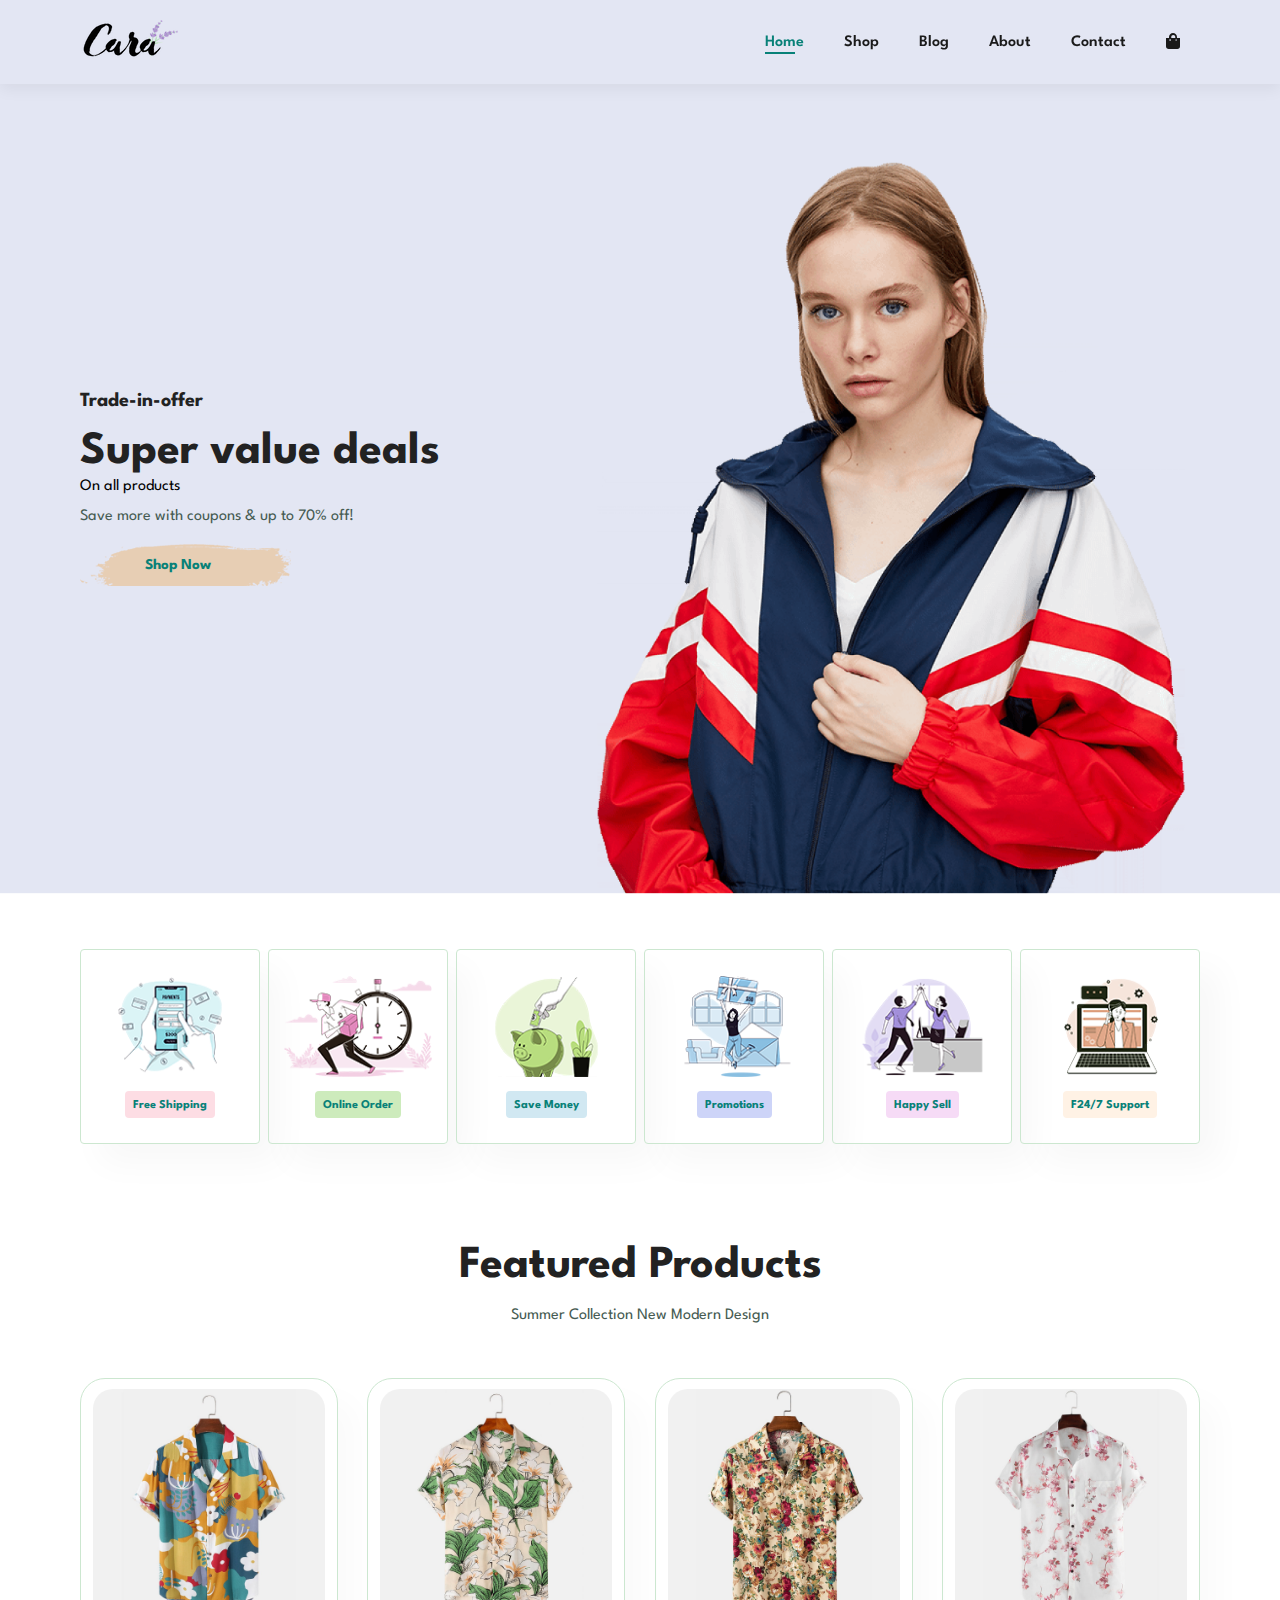
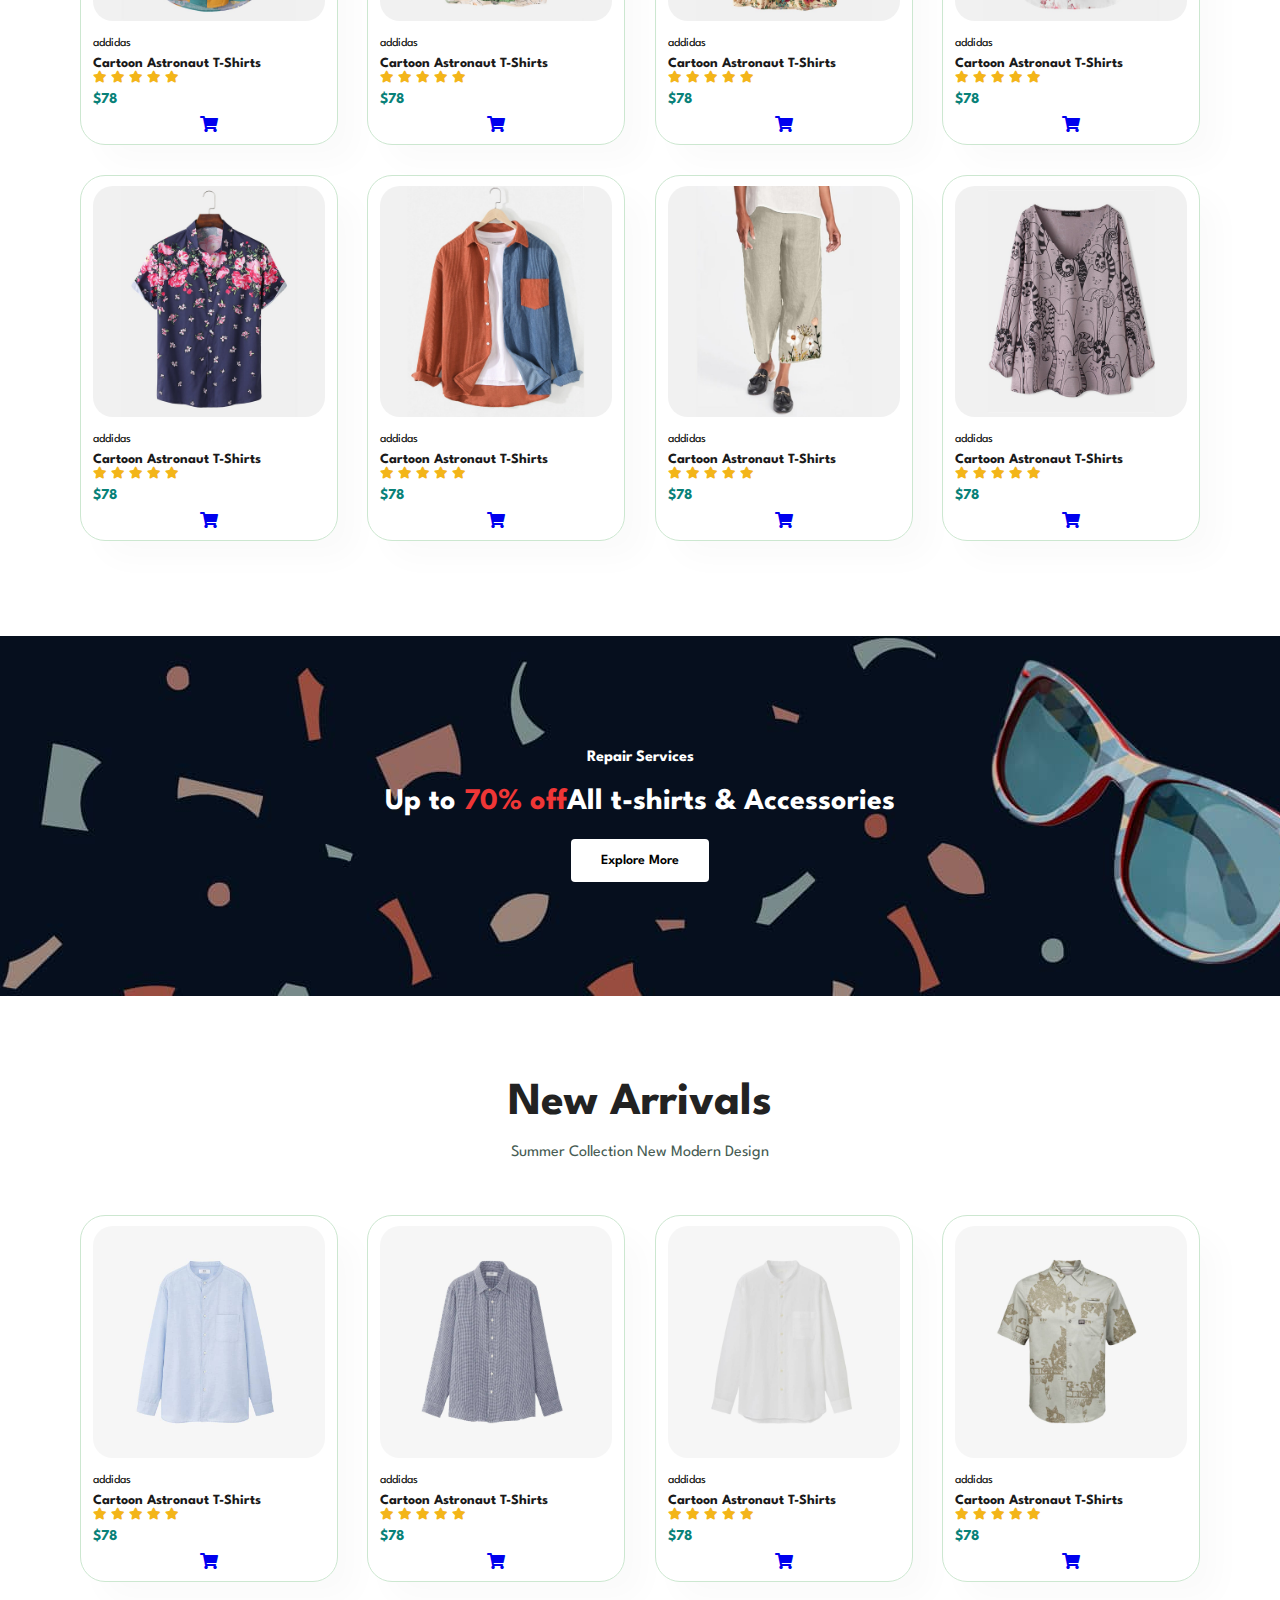
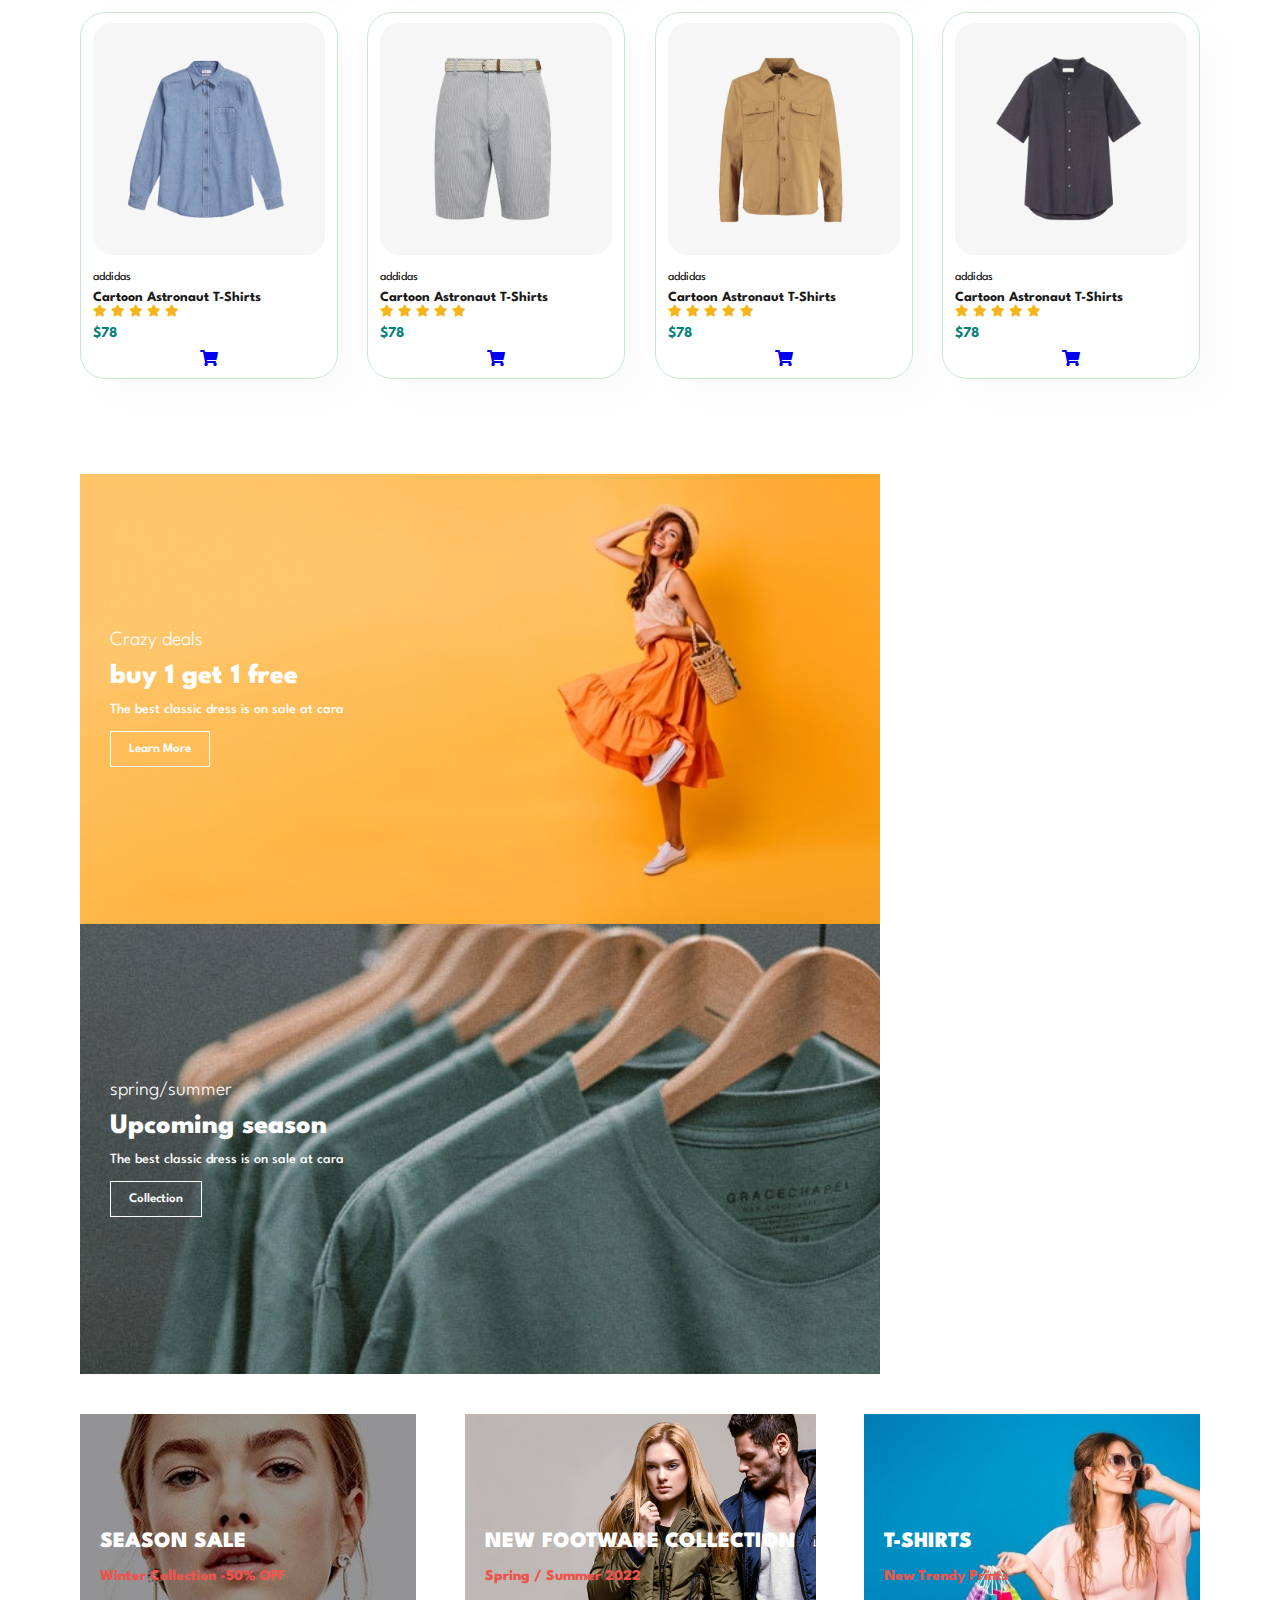
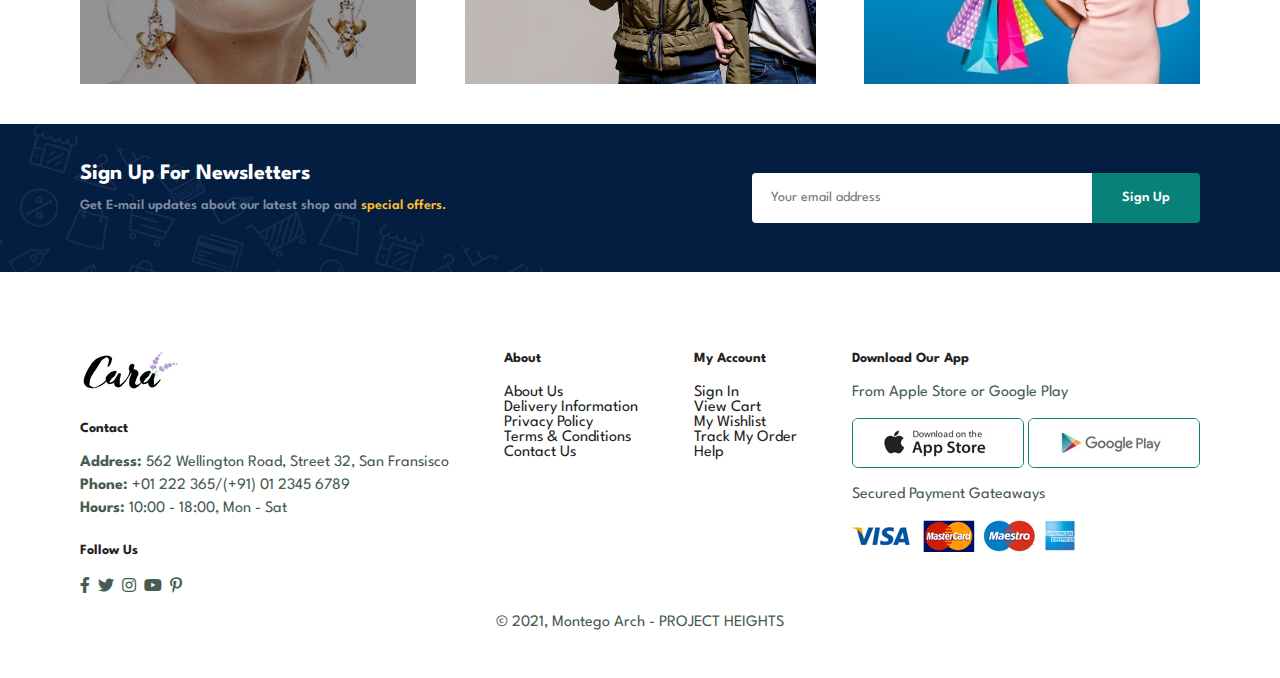
<file: index.html>
<!DOCTYPE html>
<html lang="en">

<head>
    <meta charset="UTF-8">
    <meta http-equiv="X-UA-Compatible" content="IE=edge">
    <meta name="viewport" content="width=device-width, initial-scale=1.0">
    <title>Cass Shop</title>
    <link rel="stylesheet" href="https://use.fontawesome.com/releases/v5.15.4/css/all.css" />
    <link rel="stylesheet" href="style.css">
</head>

<body>

    <section id="header">
        <a href="#"><img src="img/logo.png" class="logo" alt=""></a>

        <div>
            <ul id="navbar">
                <li><a class="active" href="index.html">Home</a></li>
                <li><a href="shop.html">Shop</a></li>
                <li><a href="blog.html">Blog</a></li>
                <li><a href="about.html">About</a></li>
                <li><a href="contact.html">Contact</a></li>
                <li id="lg-bag"><a href="cart.html"><i class="fa fa-shopping-bag" aria-hidden="true"></i></a></li>
                <a href="#" id="close"><i class="fa fa-times" aria-hidden="true"></i></a>
            </ul>
        </div>
        <div id="mobile">
            <a href="cart.html"><i class="fa fa-shopping-bag" aria-hidden="true"></i></a>
            <i id="bar" class="fa fa-outdent" aria-hidden="true"></i>
        </div>
    </section>


    <section id="hero">
        <h4>Trade-in-offer</h4>
        <h2>Super value deals</h2>
        <hi>On all products</hi>
        <p>Save more with coupons & up to 70% off! </p>
        <button>Shop Now</button>
    </section>
  
    <section id="feature" class="section-p1">
        <div class="fe-box">
            <img src="img/features/f1.png" alt="">
            <h6>Free Shipping</h6>
        </div>
        <div class="fe-box">
            <img src="img/features/f2.png" alt="">
            <h6>Online Order</h6>
        </div>
        <div class="fe-box">
            <img src="img/features/f3.png" alt="">
            <h6>Save Money</h6>
        </div>
        <div class="fe-box">
            <img src="img/features/f4.png" alt="">
            <h6>Promotions</h6>
        </div>
        <div class="fe-box">
            <img src="img/features/f5.png" alt="">
            <h6>Happy Sell</h6>
        </div>
        <div class="fe-box">
            <img src="img/features/f6.png" alt="">
            <h6>F24/7 Support</h6>
        </div>
    </section>

    <section id="product1" class="section-p1">
        <h2>Featured Products</h2>
        <p>Summer Collection New Modern Design</p>
        <div class="pro-container">
            <div class="pro">
                <img src="img/products/f1.jpg" alt="">
                <div class="des">
                    <span>addidas</span>
                    <h5>Cartoon Astronaut T-Shirts</h5>
                    <div class ="star">
                        <i class="fas fa-star"></i>
                        <i class="fas fa-star"></i>
                        <i class="fas fa-star"></i>
                        <i class="fas fa-star"></i>
                        <i class="fas fa-star"></i>
                    </div>
                    <h4>$78</h4>
                </div>
                <a href="#"><i class="fa fa-shopping-cart" aria-hidden="true"></i></a>
            </div>
            <div class="pro">
                <img src="img/products/f2.jpg" alt="">
                <div class="des">
                    <span>addidas</span>
                    <h5>Cartoon Astronaut T-Shirts</h5>
                    <div class ="star">
                        <i class="fas fa-star"></i>
                        <i class="fas fa-star"></i>
                        <i class="fas fa-star"></i>
                        <i class="fas fa-star"></i>
                        <i class="fas fa-star"></i>
                    </div>
                    <h4>$78</h4>
                </div>
                <a href="#"><i class="fa fa-shopping-cart" aria-hidden="true"></i></a>
            </div>
            <div class="pro">
                <img src="img/products/f3.jpg" alt="">
                <div class="des">
                    <span>addidas</span>
                    <h5>Cartoon Astronaut T-Shirts</h5>
                    <div class ="star">
                        <i class="fas fa-star"></i>
                        <i class="fas fa-star"></i>
                        <i class="fas fa-star"></i>
                        <i class="fas fa-star"></i>
                        <i class="fas fa-star"></i>
                    </div>
                    <h4>$78</h4>
                </div>
                <a href="#"><i class="fa fa-shopping-cart" aria-hidden="true"></i></a>
            </div>
            <div class="pro">
                <img src="img/products/f4.jpg" alt="">
                <div class="des">
                    <span>addidas</span>
                    <h5>Cartoon Astronaut T-Shirts</h5>
                    <div class ="star">
                        <i class="fas fa-star"></i>
                        <i class="fas fa-star"></i>
                        <i class="fas fa-star"></i>
                        <i class="fas fa-star"></i>
                        <i class="fas fa-star"></i>
                    </div>
                    <h4>$78</h4>
                </div>
                <a href="#"><i class="fa fa-shopping-cart" aria-hidden="true"></i></a>
            </div>
            <div class="pro">
                <img src="img/products/f5.jpg" alt="">
                <div class="des">
                    <span>addidas</span>
                    <h5>Cartoon Astronaut T-Shirts</h5>
                    <div class ="star">
                        <i class="fas fa-star"></i>
                        <i class="fas fa-star"></i>
                        <i class="fas fa-star"></i>
                        <i class="fas fa-star"></i>
                        <i class="fas fa-star"></i>
                    </div>
                    <h4>$78</h4>
                </div>
                <a href="#"><i class="fa fa-shopping-cart" aria-hidden="true"></i></a>
            </div>
            <div class="pro">
                <img src="img/products/f6.jpg" alt="">
                <div class="des">
                    <span>addidas</span>
                    <h5>Cartoon Astronaut T-Shirts</h5>
                    <div class ="star">
                        <i class="fas fa-star"></i>
                        <i class="fas fa-star"></i>
                        <i class="fas fa-star"></i>
                        <i class="fas fa-star"></i>
                        <i class="fas fa-star"></i>
                    </div>
                    <h4>$78</h4>
                </div>
                <a href="#"><i class="fa fa-shopping-cart" aria-hidden="true"></i></a>
            </div>
            <div class="pro">
                <img src="img/products/f7.jpg" alt="">
                <div class="des">
                    <span>addidas</span>
                    <h5>Cartoon Astronaut T-Shirts</h5>
                    <div class ="star">
                        <i class="fas fa-star"></i>
                        <i class="fas fa-star"></i>
                        <i class="fas fa-star"></i>
                        <i class="fas fa-star"></i>
                        <i class="fas fa-star"></i>
                    </div>
                    <h4>$78</h4>
                </div>
                <a href="#"><i class="fa fa-shopping-cart" aria-hidden="true"></i></a>
            </div>
            <div class="pro">
                <img src="img/products/f8.jpg" alt="">
                <div class="des">
                    <span>addidas</span>
                    <h5>Cartoon Astronaut T-Shirts</h5>
                    <div class ="star">
                        <i class="fas fa-star"></i>
                        <i class="fas fa-star"></i>
                        <i class="fas fa-star"></i>
                        <i class="fas fa-star"></i>
                        <i class="fas fa-star"></i>
                    </div>
                    <h4>$78</h4>
                </div>
                <a href="#"><i class="fa fa-shopping-cart" aria-hidden="true"></i></a>
            </div>
        </div>
    </section>

    <section id="banner" class="section-m1">
        <h4>Repair Services</h4>
        <h2>Up to <span>70% off</span>All t-shirts & Accessories</h2>
        <button class="normal">Explore More</button>

    </section>

    <section id="product1" class="section-p1">
        <h2>New Arrivals</h2>
        <p>Summer Collection New Modern Design</p>
        <div class="pro-container">
            <div class="pro">
                <img src="img/products/n1.jpg" alt="">
                <div class="des">
                    <span>addidas</span>
                    <h5>Cartoon Astronaut T-Shirts</h5>
                    <div class ="star">
                        <i class="fas fa-star"></i>
                        <i class="fas fa-star"></i>
                        <i class="fas fa-star"></i>
                        <i class="fas fa-star"></i>
                        <i class="fas fa-star"></i>
                    </div>
                    <h4>$78</h4>
                </div>
                <a href="#"><i class="fa fa-shopping-cart" aria-hidden="false" ></i></a>
            </div>
            <div class="pro">
                <img src="img/products/n2.jpg" alt="">
                <div class="des">
                    <span>addidas</span>
                    <h5>Cartoon Astronaut T-Shirts</h5>
                    <div class ="star">
                        <i class="fas fa-star"></i>
                        <i class="fas fa-star"></i>
                        <i class="fas fa-star"></i>
                        <i class="fas fa-star"></i>
                        <i class="fas fa-star"></i>
                    </div>
                    <h4>$78</h4>
                </div>
                <a href="#"><i class="fa fa-shopping-cart" aria-hidden="true"></i></a>
            </div>
            <div class="pro">
                <img src="img/products/n3.jpg" alt="">
                <div class="des">
                    <span>addidas</span>
                    <h5>Cartoon Astronaut T-Shirts</h5>
                    <div class ="star">
                        <i class="fas fa-star"></i>
                        <i class="fas fa-star"></i>
                        <i class="fas fa-star"></i>
                        <i class="fas fa-star"></i>
                        <i class="fas fa-star"></i>
                    </div>
                    <h4>$78</h4>
                </div>
                <a href="#"><i class="fa fa-shopping-cart" aria-hidden="true"></i></a>
            </div>
            <div class="pro">
                <img src="img/products/n4.jpg" alt="">
                <div class="des">
                    <span>addidas</span>
                    <h5>Cartoon Astronaut T-Shirts</h5>
                    <div class ="star">
                        <i class="fas fa-star"></i>
                        <i class="fas fa-star"></i>
                        <i class="fas fa-star"></i>
                        <i class="fas fa-star"></i>
                        <i class="fas fa-star"></i>
                    </div>
                    <h4>$78</h4>
                </div>
                <a href="#"><i class="fa fa-shopping-cart" aria-hidden="true"></i></a>
            </div>
            <div class="pro">
                <img src="img/products/n5.jpg" alt="">
                <div class="des">
                    <span>addidas</span>
                    <h5>Cartoon Astronaut T-Shirts</h5>
                    <div class ="star">
                        <i class="fas fa-star"></i>
                        <i class="fas fa-star"></i>
                        <i class="fas fa-star"></i>
                        <i class="fas fa-star"></i>
                        <i class="fas fa-star"></i>
                    </div>
                    <h4>$78</h4>
                </div>
                <a href="#"><i class="fa fa-shopping-cart" aria-hidden="true"></i></a>
            </div>
            <div class="pro">
                <img src="img/products/n6.jpg" alt="">
                <div class="des">
                    <span>addidas</span>
                    <h5>Cartoon Astronaut T-Shirts</h5>
                    <div class ="star">
                        <i class="fas fa-star"></i>
                        <i class="fas fa-star"></i>
                        <i class="fas fa-star"></i>
                        <i class="fas fa-star"></i>
                        <i class="fas fa-star"></i>
                    </div>
                    <h4>$78</h4>
                </div>
                <a href="#"><i class="fa fa-shopping-cart" aria-hidden="true"></i></a>
            </div>
            <div class="pro">
                <img src="img/products/n7.jpg" alt="">
                <div class="des">
                    <span>addidas</span>
                    <h5>Cartoon Astronaut T-Shirts</h5>
                    <div class ="star">
                        <i class="fas fa-star"></i>
                        <i class="fas fa-star"></i>
                        <i class="fas fa-star"></i>
                        <i class="fas fa-star"></i>
                        <i class="fas fa-star"></i>
                    </div>
                    <h4>$78</h4>
                </div>
                <a href="#"><i class="fa fa-shopping-cart" aria-hidden="true"></i></a>
            </div>
            <div class="pro">
                <img src="img/products/n8.jpg" alt="">
                <div class="des">
                    <span>addidas</span>
                    <h5>Cartoon Astronaut T-Shirts</h5>
                    <div class ="star">
                        <i class="fas fa-star"></i>
                        <i class="fas fa-star"></i>
                        <i class="fas fa-star"></i>
                        <i class="fas fa-star"></i>
                        <i class="fas fa-star"></i>
                    </div>
                    <h4>$78</h4>
                </div>
                <a href="#"><i class="fa fa-shopping-cart" aria-hidden="true"></i></a>
            </div>
        </div>
    </section>

    <section id="sm-banner" class="section-p1">
        <div class="banner-box">
            <h4>Crazy deals</h4>
            <h2>buy 1 get 1 free</h2>
            <span>The best classic dress is on sale at cara</span>
            <button class="white">Learn More</button>
        </div>
        <div class="banner-box banner-box2">
            <h4>spring/summer</h4>
            <h2>Upcoming season</h2>
            <span>The best classic dress is on sale at cara</span>
            <button class="white">Collection</button>
        </div>
    </section>

    <section id="banner3">
        <div class="banner-box">
            <h2>SEASON SALE</h2>
            <h3>Winter Collection -50% OFF</h3>   
        </div>
        <div class="banner-box banner-box2">
            <h2>NEW FOOTWARE COLLECTION</h2>
            <h3>Spring / Summer 2022</h3>   
        </div>
        <div class="banner-box banner-box3">
            <h2>T-SHIRTS</h2>
            <h3>New Trendy Prints</h3>   
        </div>
    </section>

    <section id="newsletter" class="section-p1 section-m1">
        <div class="newstext">
            <h4>Sign Up For Newsletters</h4>
            <p>Get E-mail updates about our latest shop and <span>special offers.</span></p>
        </div>
        <div class="form">
            <input type="text" placeholder="Your email address">
            <button class="normal">Sign Up</button>
        </div>
    </section>

    <footer class="section-p1">
        <div class="col">
            <img class="logo" src="img/logo.png" alt="">
            <h4>Contact</h4>
            <p><strong>Address:</strong> 562 Wellington Road, Street 32, San Fransisco</p>
            <p><strong>Phone:</strong> +01 222 365/(+91) 01 2345 6789</p>
            <p><strong>Hours:</strong> 10:00 - 18:00, Mon - Sat</p>
            <div class="follow">
                <h4>Follow Us</h4>
                <div class="icon">
                    <i class="fab fa-facebook-f"></i>
                    <i class="fab fa-twitter"></i>
                    <i class="fab fa-instagram"></i>
                    <i class="fab fa-youtube"></i>
                    <i class="fab fa-pinterest-p"></i>
                </div>
            </div>
        </div>

        <div class="col">
            <h4>About</h4>
            <a href="#">About Us</a>
            <a href="#">Delivery Information</a>
            <a href="#">Privacy Policy</a>
            <a href="#">Terms & Conditions</a>
            <a href="#">Contact Us</a>
        </div>

        <div class="col">
            <h4>My Account</h4>
            <a href="#">Sign In</a>
            <a href="#">View Cart</a>
            <a href="#">My Wishlist</a>
            <a href="#">Track My Order</a>
            <a href="#">Help</a>
        </div>

        <div class="col install">
            <h4>Download Our App</h4>
            <p>From Apple Store or Google Play</p>
            <div class="row">
                <img src="img/pay/app.jpg" alt="">
                <img src="img/pay/play.jpg" alt="">
            </div>
            <p>Secured Payment Gateaways </p>
            <img src="img/pay/pay.png" alt="">
        </div>

        <div class="copyright">
            <p>© 2021, Montego Arch - PROJECT HEIGHTS</p>
        </div>
    </footer>

    
    <script src="script.js"></script>
</body>

</html>
</file>
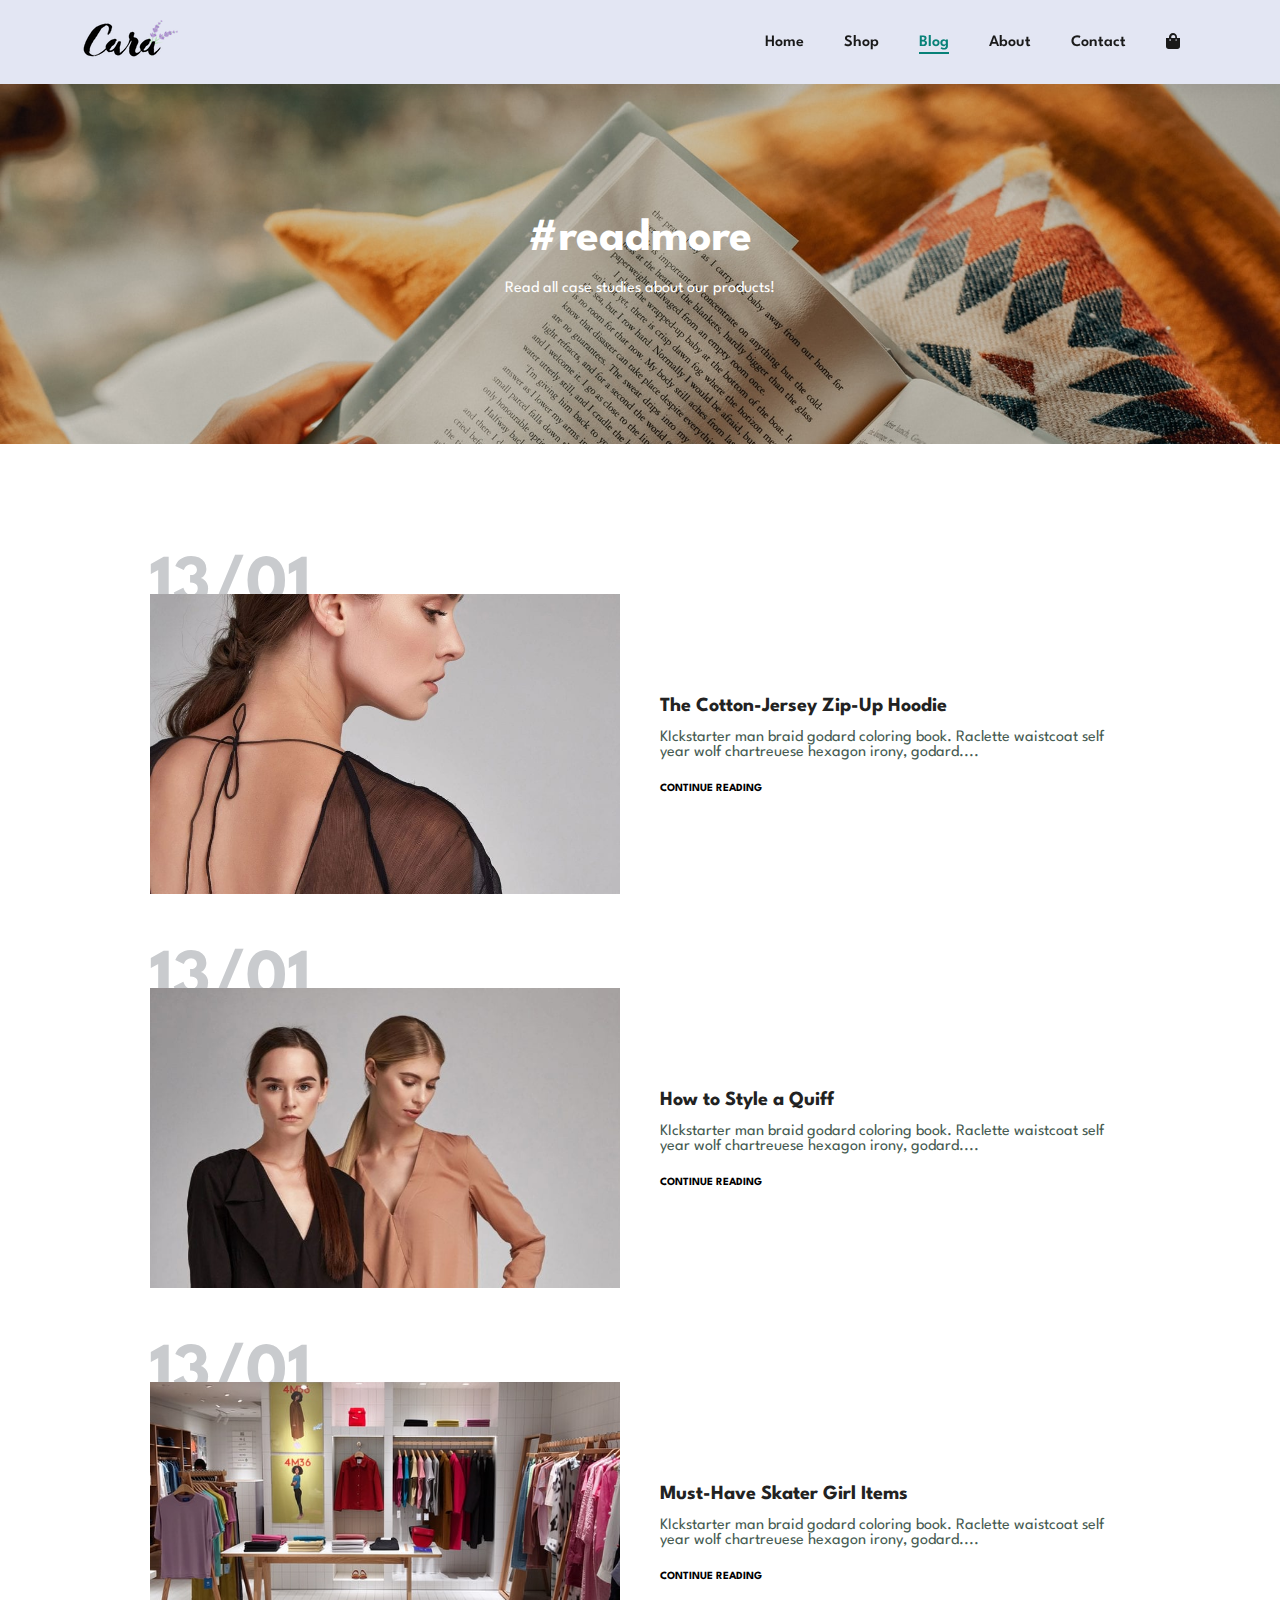
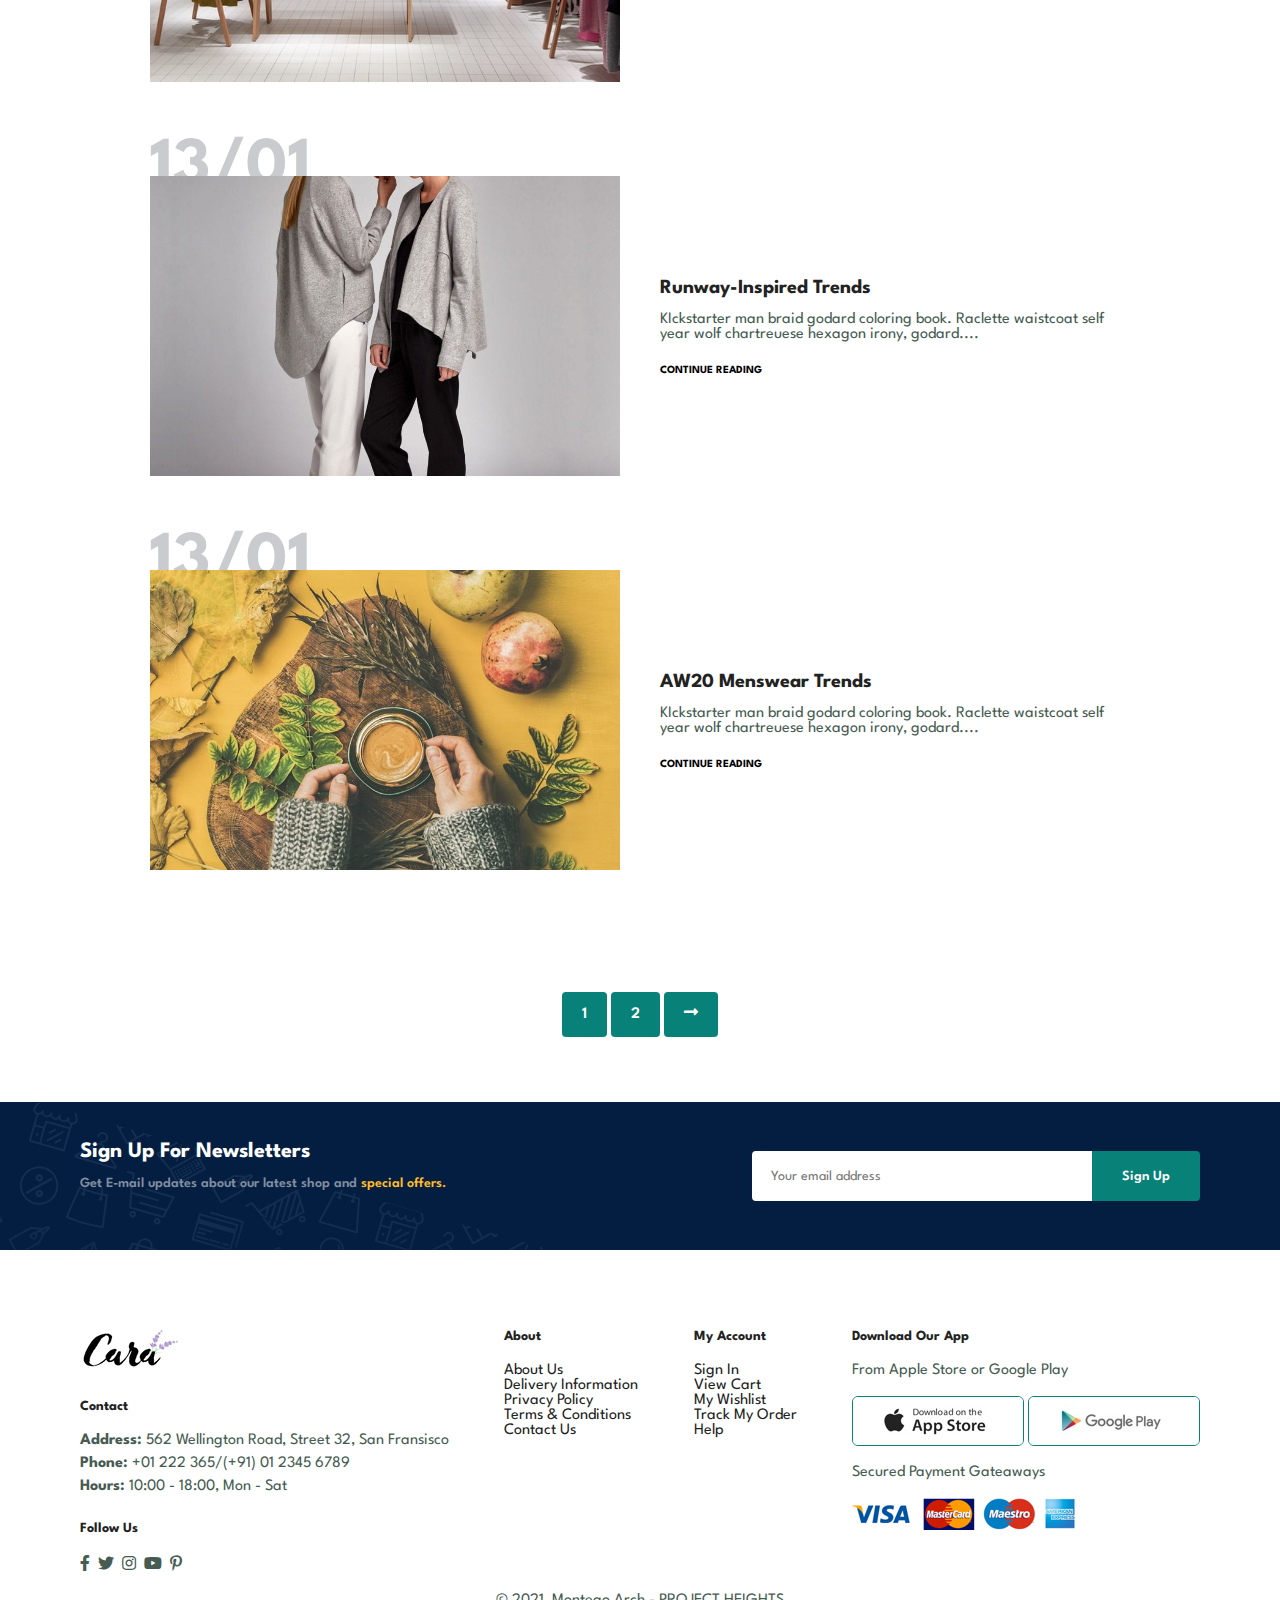
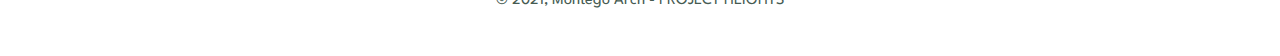
<file: blog.html>
<!DOCTYPE html>
<html lang="en">

<head>
    <meta charset="UTF-8">
    <meta http-equiv="X-UA-Compatible" content="IE=edge">
    <meta name="viewport" content="width=device-width, initial-scale=1.0">
    <title>Jin Signature</title>
    <link rel="stylesheet" href="https://use.fontawesome.com/releases/v5.15.4/css/all.css" />
    <link rel="stylesheet" href="style.css">
</head>

<body>

    <section id="header">
        <a href="#"><img src="img/logo.png" class="logo" alt=""></a>

        <div>
            <ul id="navbar">
                <li><a href="index.html">Home</a></li>
                <li><a href="shop.html">Shop</a></li>
                <li><a class="active" href="blog.html">Blog</a></li>
                <li><a href="about.html">About</a></li>
                <li><a href="contact.html">Contact</a></li>
                <li id="lg-bag"><a href="cart.html"><i class="fa fa-shopping-bag" aria-hidden="true"></i></a></li>
                <a href="#" id="close"><i class="far fa-times"></i></a>
            </ul>
        </div>
        <div id="mobile">
            <a href="cart.html"><i class="fa fa-shopping-bag" aria-hidden="true"></i></a>
            <i id="bar" class="fas fa-outdent"></i>
        </div>
    </section>


    <section id="page-header" class="blog-header">
       
        <h2>#readmore</h2>
       
        <p>Read all case studies about our products! </p>
       
    </section>

    <section id="blog">
        <div class="blog-box">
            <div class="blog-img">
                <img src="img/blog/b1.jpg" alt="">
            </div>
               <div class="blog-details">
                <h4>The Cotton-Jersey Zip-Up Hoodie</h4>
                <p>KIckstarter man braid godard coloring book. Raclette waistcoat self year
                    wolf chartreuese hexagon irony, godard....</p>
                <a href="#">CONTINUE READING</a>
            </div>
            <h1>13/01</h1>
        </div>
        <div class="blog-box">
            <div class="blog-img">
                <img src="img/blog/b2.jpg" alt="">
            </div>
               <div class="blog-details">
                <h4>How to Style a Quiff</h4>
                <p>KIckstarter man braid godard coloring book. Raclette waistcoat self year
                    wolf chartreuese hexagon irony, godard....</p>
                <a href="#">CONTINUE READING</a>
            </div>
            <h1>13/01</h1>
        </div>
        <div class="blog-box">
            <div class="blog-img">
                <img src="img/blog/b3.jpg" alt="">
            </div>
               <div class="blog-details">
                <h4>Must-Have Skater Girl Items</h4>
                <p>KIckstarter man braid godard coloring book. Raclette waistcoat self year
                    wolf chartreuese hexagon irony, godard....</p>
                <a href="#">CONTINUE READING</a>
            </div>
            <h1>13/01</h1>
        </div>
        <div class="blog-box">
            <div class="blog-img">
                <img src="img/blog/b4.jpg" alt="">
            </div>
               <div class="blog-details">
                <h4>Runway-Inspired Trends</h4>
                <p>KIckstarter man braid godard coloring book. Raclette waistcoat self year
                    wolf chartreuese hexagon irony, godard....</p>
                <a href="#">CONTINUE READING</a>
            </div>
            <h1>13/01</h1>
        </div>
        <div class="blog-box">
            <div class="blog-img">
                <img src="img/blog/b6.jpg" alt="">
            </div>
               <div class="blog-details">
                <h4>AW20 Menswear Trends</h4>
                <p>KIckstarter man braid godard coloring book. Raclette waistcoat self year
                    wolf chartreuese hexagon irony, godard....</p>
                <a href="#">CONTINUE READING</a>
            </div>
            <h1>13/01</h1>
        </div>
    </section>
  


    <section id="pagination" class="section-p1">
        <a href="#">1</a>
        <a href="#">2</a>
        <a href="#"><i class="fas fa-long-arrow-alt-right"></i></a>
    </section>

    <section id="newsletter" class="section-p1 section-m1">
        <div class="newstext">
            <h4>Sign Up For Newsletters</h4>
            <p>Get E-mail updates about our latest shop and <span>special offers.</span></p>
        </div>
        <div class="form">
            <input type="text" placeholder="Your email address">
            <button class="normal">Sign Up</button>
        </div>
    </section>

    <footer class="section-p1">
        <div class="col">
            <img class="logo" src="img/logo.png" alt="">
            <h4>Contact</h4>
            <p><strong>Address:</strong> 562 Wellington Road, Street 32, San Fransisco</p>
            <p><strong>Phone:</strong> +01 222 365/(+91) 01 2345 6789</p>
            <p><strong>Hours:</strong> 10:00 - 18:00, Mon - Sat</p>
            <div class="follow">
                <h4>Follow Us</h4>
                <div class="icon">
                    <i class="fab fa-facebook-f"></i>
                    <i class="fab fa-twitter"></i>
                    <i class="fab fa-instagram"></i>
                    <i class="fab fa-youtube"></i>
                    <i class="fab fa-pinterest-p"></i>
                </div>
            </div>
        </div>

        <div class="col">
            <h4>About</h4>
            <a href="#">About Us</a>
            <a href="#">Delivery Information</a>
            <a href="#">Privacy Policy</a>
            <a href="#">Terms & Conditions</a>
            <a href="#">Contact Us</a>
        </div>

        <div class="col">
            <h4>My Account</h4>
            <a href="#">Sign In</a>
            <a href="#">View Cart</a>
            <a href="#">My Wishlist</a>
            <a href="#">Track My Order</a>
            <a href="#">Help</a>
        </div>

        <div class="col install">
            <h4>Download Our App</h4>
            <p>From Apple Store or Google Play</p>
            <div class="row">
                <img src="img/pay/app.jpg" alt="">
                <img src="img/pay/play.jpg" alt="">
            </div>
            <p>Secured Payment Gateaways </p>
            <img src="img/pay/pay.png" alt="">
        </div>

        <div class="copyright">
            <p>© 2021, Montego Arch - PROJECT HEIGHTS</p>
        </div>
    </footer>

    
    <script src="script.js"></script>
</body>

</html>
</file>
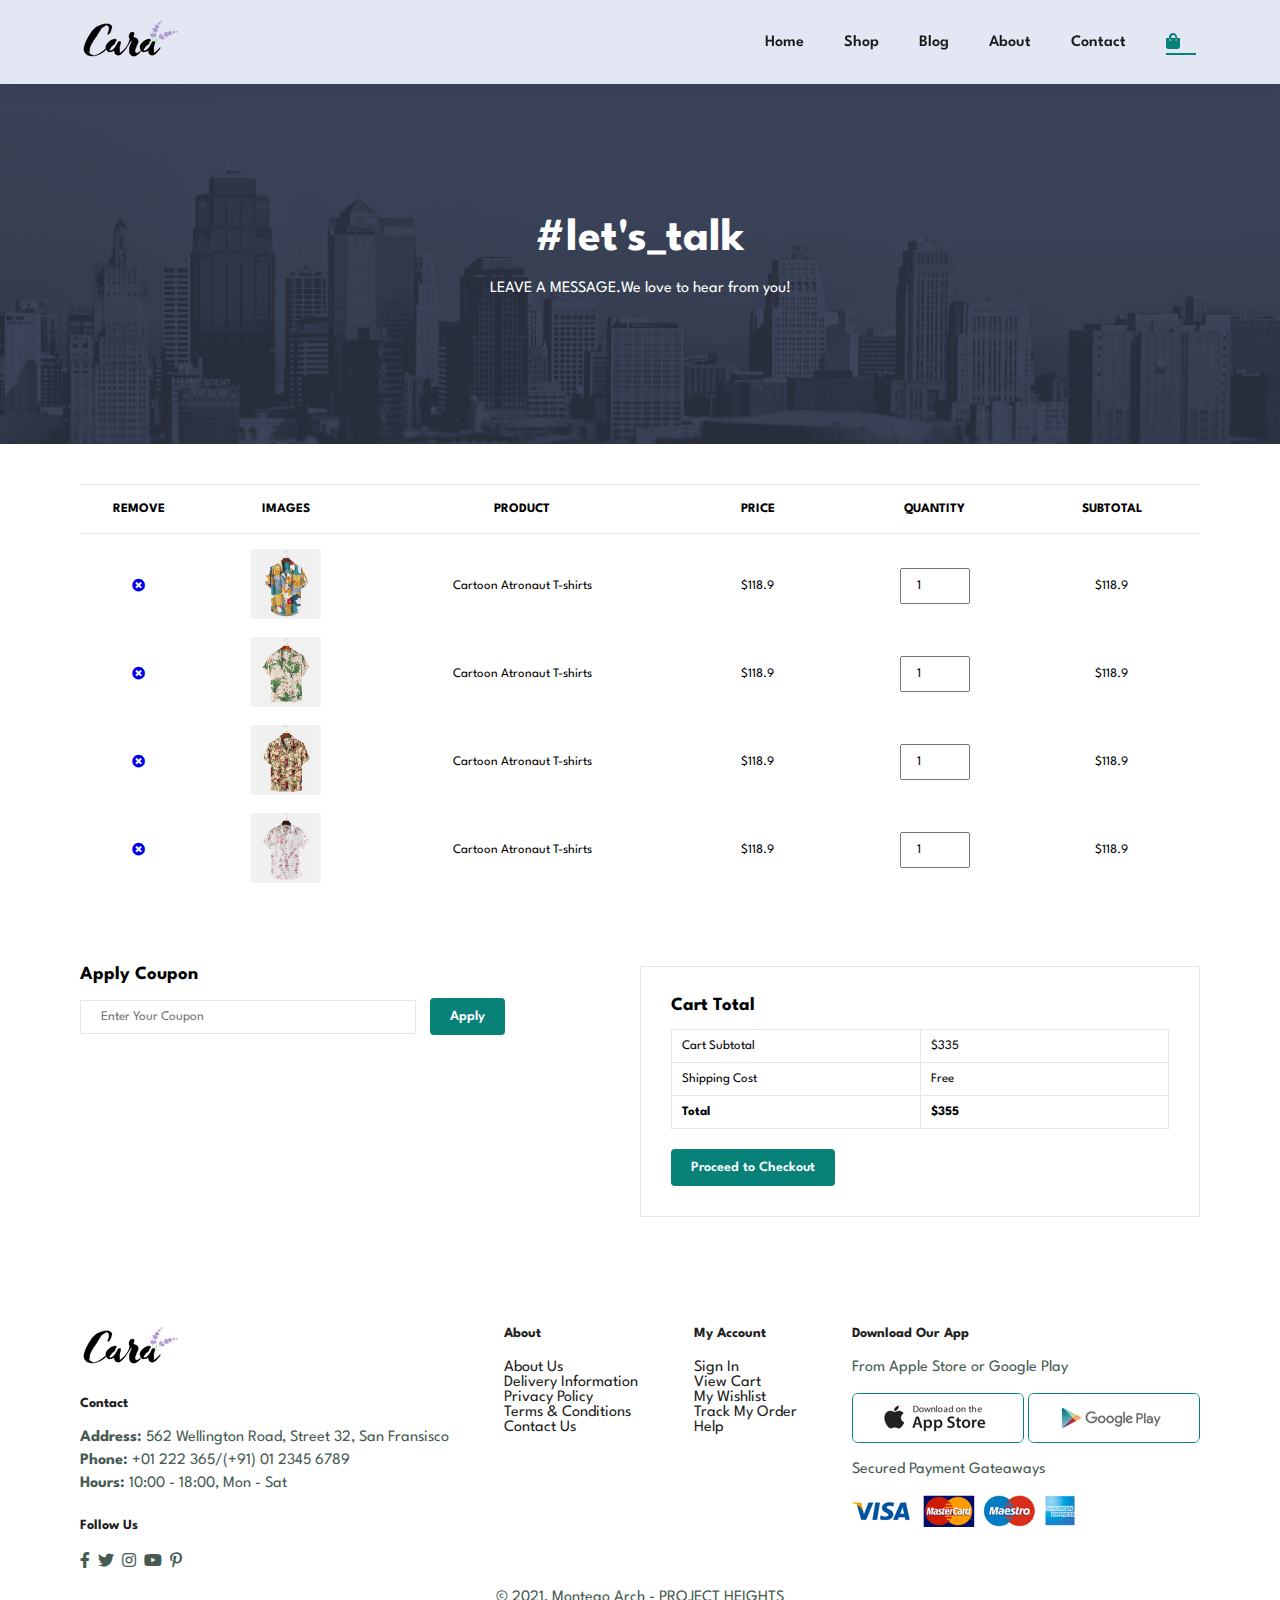
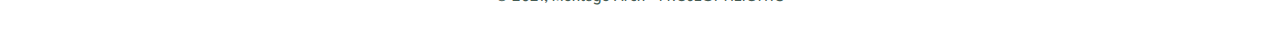
<file: cart.html>
<!DOCTYPE html>
<html lang="en">

<head>
    <meta charset="UTF-8">
    <meta http-equiv="X-UA-Compatible" content="IE=edge">
    <meta name="viewport" content="width=device-width, initial-scale=1.0">
    <title>Jin Signature</title>
    <link rel="stylesheet" href="https://use.fontawesome.com/releases/v5.15.4/css/all.css" />
    <link rel="stylesheet" href="style.css">
</head>

<body>

    <section id="header">
        <a href="#"><img src="img/logo.png" class="logo" alt=""></a>

        <div>
            <ul id="navbar">
                <li><a href="index.html">Home</a></li>
                <li><a href="shop.html">Shop</a></li>
                <li><a href="blog.html">Blog</a></li>
                <li><a href="about.html">About</a></li>
                <li><a href="contact.html">Contact</a></li>
                <li  id="lg-bag"><a class="active" href="cart.html"><i class="fa fa-shopping-bag" aria-hidden="true"></i></a></li>
                <a href="#" id="close"><i class="fa fa-times" aria-hidden="true"></i></a>
            </ul>
        </div>
        <div id="mobile">
            <a href="cart.html"><i class="fa fa-shopping-bag" aria-hidden="true"></i></a>
            <i id="bar" class="fa fa-outdent" aria-hidden="true"></i>
        </div>
    </section>


    <section id="page-header" class="about-header">
       
        <h2>#let's_talk</h2>
       
        <p>LEAVE A MESSAGE.We love to hear from you! </p>
       
    </section>

    <section id="cart" class="section-p1">
        <table width="100%">
            <thead>
                <tr>
                    <td>Remove</td>
                    <td>Images</td>
                    <td>Product</td>
                    <td>Price</td>
                    <td>Quantity</td>
                    <td>Subtotal</td>
                </tr>
            </thead>
            <tbody>
                <tr>
                    <td><a href="#"><i class="fa fa-times-circle"></i></a></td>
                    <td><img src="img/products/f1.jpg" alt=""></td>
                    <td>Cartoon Atronaut T-shirts</td>
                    <td>$118.9</td>
                    <td><input type="number" value="1"></td>
                    <td>$118.9</td>
                </tr>
                <tr>
                    <td><a href="#"><i class="fa fa-times-circle"></i></a></td>
                    <td><img src="img/products/f2.jpg" alt=""></td>
                    <td>Cartoon Atronaut T-shirts</td>
                    <td>$118.9</td>
                    <td><input type="number" value="1"></td>
                    <td>$118.9</td>
                </tr>
                <tr>
                    <td><a href="#"><i class="fa fa-times-circle"></i></a></td>
                    <td><img src="img/products/f3.jpg" alt=""></td>
                    <td>Cartoon Atronaut T-shirts</td>
                    <td>$118.9</td>
                    <td><input type="number" value="1"></td>
                    <td>$118.9</td>
                </tr>
                <tr>
                    <td><a href="#"><i class="fa fa-times-circle"></i></a></td>
                    <td><img src="img/products/f4.jpg" alt=""></td>
                    <td>Cartoon Atronaut T-shirts</td>
                    <td>$118.9</td>
                    <td><input type="number" value="1"></td>
                    <td>$118.9</td>
                </tr>
            </tbody>
        </table>

    </section>

    <section id="cart-add" class="section-p1">
        <div id="coupon">
            <h3>Apply Coupon</h3>
            <div>
                <input type="text" placeholder="Enter Your Coupon">
                <button class="normal">Apply</button>
            </div>
        </div>
        <div id="subtotal">
            <h3>Cart Total</h3>
            <table>
                <tr>
                    <td>Cart Subtotal</td>
                    <td>$335</td>
                </tr>
                <tr>
                    <td>Shipping Cost</td>
                    <td>Free</td>
                </tr>
                <tr>
                    <td><strong>Total</strong></td>
                    <td><strong>$355</strong></td>
                </tr>
            </table>
            <button class="normal">Proceed to Checkout</button>

        </div>
    </section>
  

    <footer class="section-p1">
        <div class="col">
            <img class="logo" src="img/logo.png" alt="">
            <h4>Contact</h4>
            <p><strong>Address:</strong> 562 Wellington Road, Street 32, San Fransisco</p>
            <p><strong>Phone:</strong> +01 222 365/(+91) 01 2345 6789</p>
            <p><strong>Hours:</strong> 10:00 - 18:00, Mon - Sat</p>
            <div class="follow">
                <h4>Follow Us</h4>
                <div class="icon">
                    <i class="fab fa-facebook-f"></i>
                    <i class="fab fa-twitter"></i>
                    <i class="fab fa-instagram"></i>
                    <i class="fab fa-youtube"></i>
                    <i class="fab fa-pinterest-p"></i>
                </div>
            </div>
        </div>

        <div class="col">
            <h4>About</h4>
            <a href="#">About Us</a>
            <a href="#">Delivery Information</a>
            <a href="#">Privacy Policy</a>
            <a href="#">Terms & Conditions</a>
            <a href="#">Contact Us</a>
        </div>

        <div class="col">
            <h4>My Account</h4>
            <a href="#">Sign In</a>
            <a href="#">View Cart</a>
            <a href="#">My Wishlist</a>
            <a href="#">Track My Order</a>
            <a href="#">Help</a>
        </div>

        <div class="col install">
            <h4>Download Our App</h4>
            <p>From Apple Store or Google Play</p>
            <div class="row">
                <img src="img/pay/app.jpg" alt="">
                <img src="img/pay/play.jpg" alt="">
            </div>
            <p>Secured Payment Gateaways </p>
            <img src="img/pay/pay.png" alt="">
        </div>

        <div class="copyright">
            <p>© 2021, Montego Arch - PROJECT HEIGHTS</p>
        </div>
    </footer>

    
    <script src="script.js"></script>
</body>

</html>
</file>
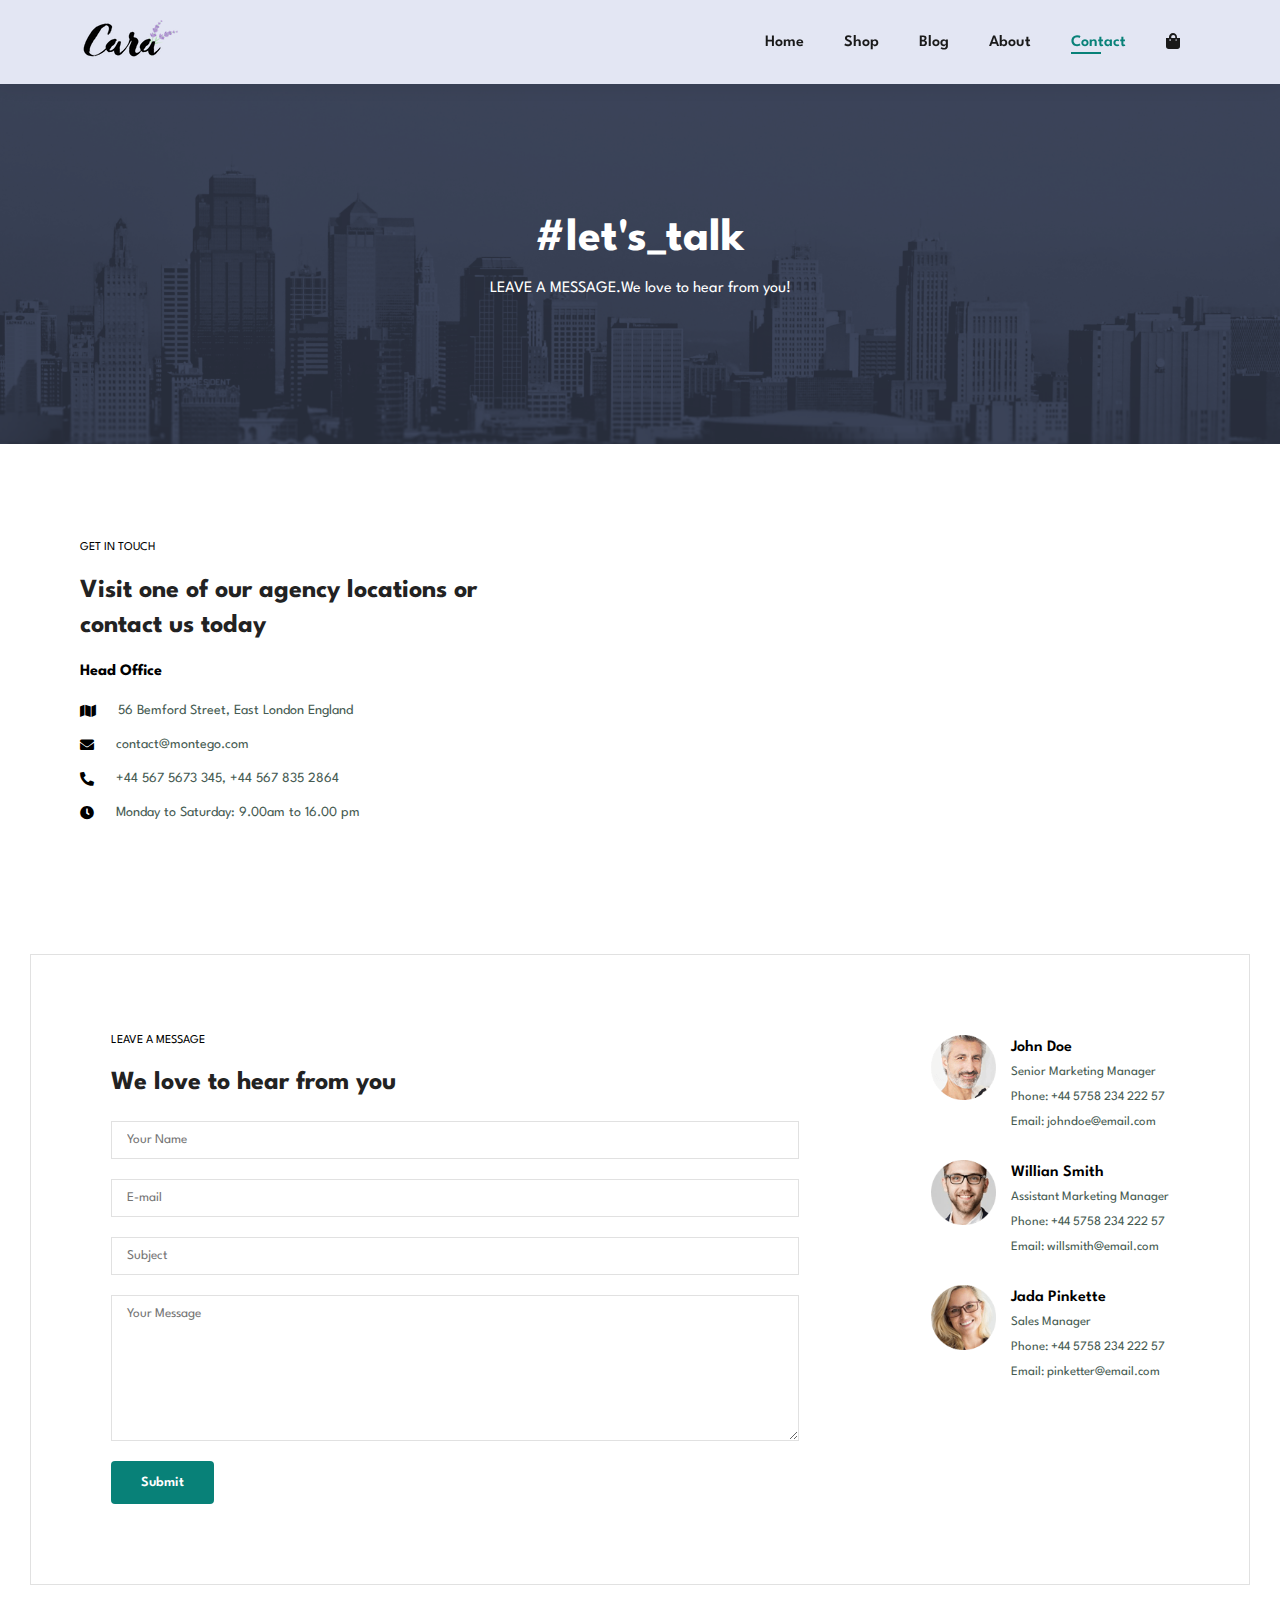
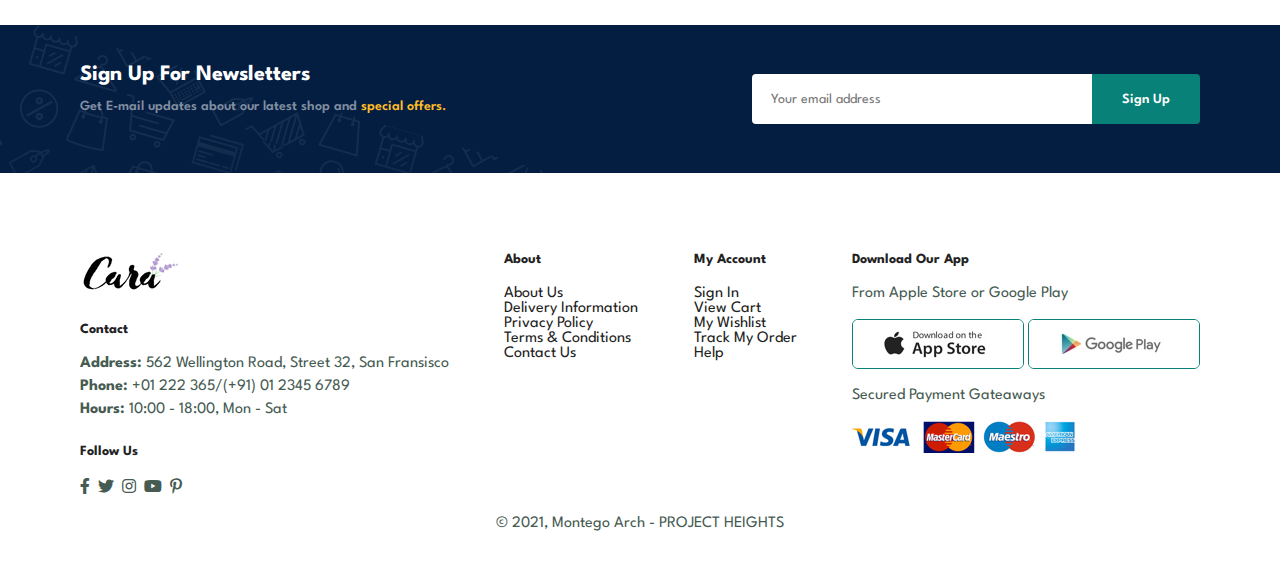
<file: contact.html>
<!DOCTYPE html>
<html lang="en">

<head>
    <meta charset="UTF-8">
    <meta http-equiv="X-UA-Compatible" content="IE=edge">
    <meta name="viewport" content="width=device-width, initial-scale=1.0">
    <title>Jin Signature</title>
    <link rel="stylesheet" href="https://use.fontawesome.com/releases/v5.15.4/css/all.css" />
    <link rel="stylesheet" href="style.css">
</head>

<body>

    <section id="header">
        <a href="#"><img src="img/logo.png" class="logo" alt=""></a>

        <div>
            <ul id="navbar">
                <li><a href="index.html">Home</a></li>
                <li><a href="shop.html">Shop</a></li>
                <li><a href="blog.html">Blog</a></li>
                <li><a href="about.html">About</a></li>
                <li><a class="active" href="contact.html">Contact</a></li>
                <li id="lg-bag"><a href="cart.html"><i class="fa fa-shopping-bag" aria-hidden="true"></i></a></li>
                <a href="#" id="close"><i class="fa fa-times" aria-hidden="true"></i></a>
            </ul>
        </div>
        <div id="mobile">
            <a href="cart.html"><i class="fa fa-shopping-bag" aria-hidden="true"></i></a>
            <i id="bar" class="fa fa-outdent" aria-hidden="true"></i>
        </div>
    </section>


    <section id="page-header" class="about-header">
       
        <h2>#let's_talk</h2>
       
        <p>LEAVE A MESSAGE.We love to hear from you! </p>
       
    </section>
    
    <section id="contact-details" class="section-p1">
        <div class="details">
            <span>GET IN TOUCH</span>
            <h2>Visit one of our agency locations or contact us today</h2>
            <h3>Head Office</h3>
            <div>
                <li>
                    <i class="fa fa-map"></i>
                    <p>56 Bemford Street, East London England</p>
                </li>
                <li>
                    <i class="fa fa-envelope"></i>
                    <p>contact@montego.com</p>
                </li>
                <li>
                    <i class="fa fa-phone-alt"></i>
                    <p>+44 567 5673 345, +44 567 835 2864</p>
                </li>
                <li>
                    <i class="fa fa-clock"></i>
                    <p>Monday to Saturday: 9.00am to 16.00 pm</p>
                </li>
            </div>
        </div>
        <div class="map">
            <iframe src="https://www.google.com/maps/embed?pb=!1m18!1m12!1m3!1d158858.
            58518154835!2d-0.2664020636307179!3d51.
            52852620528775!2m3!1f0!2f0!3f0!3m2!1i1024!2i768!4f13.
            1!3m3!1m2!1s0x47d8a00baf21de75%3A0x52963a5addd52a99!2sLondon%2C%20UK!5e0!3m2!1sen!2sng!4v1698499258573!5m2!1sen!2sng" 
            width="600" height="450" style="border:0;" allowfullscreen="" 
            loading="lazy" referrerpolicy="no-referrer-when-downgrade"></iframe>
        </div>
    </section>

    <section id="form-details">
        <form action="">
           <span>LEAVE A MESSAGE</span>
           <h2>We love to hear from you</h2>
            <input type="text" placeholder="Your Name">
            <input type="text" placeholder="E-mail">
            <input type="text" placeholder="Subject">
            <textarea name="" id="" cols="30" rows="10" placeholder="Your Message"></textarea>
            <button class="normal">Submit</button>
        </form>

        <div class="people">
            <div>
                <img src="img/people/1.png">
                <p><span>John Doe</span> Senior Marketing Manager <br> Phone: +44 5758
                234 222 57<br>Email: johndoe@email.com</p>
            </div>
            <div>
                <img src="img/people/2.png">
                <p><span>Willian Smith</span> Assistant Marketing Manager <br> Phone: +44 5758
                234 222 57<br>Email: willsmith@email.com</p>
            </div>
            <div>
                <img src="img/people/3.png">
                <p><span>Jada Pinkette</span> Sales Manager <br> Phone: +44 5758
                234 222 57<br>Email: pinketter@email.com</p>
            </div>

        </div>
    </section>

    <section id="newsletter" class="section-p1 section-m1">
        <div class="newstext">
            <h4>Sign Up For Newsletters</h4>
            <p>Get E-mail updates about our latest shop and <span>special offers.</span></p>
        </div>
        <div class="form">
            <input type="text" placeholder="Your email address">
            <button class="normal">Sign Up</button>
        </div>
    </section>

    

    <footer class="section-p1">
        <div class="col">
            <img class="logo" src="img/logo.png" alt="">
            <h4>Contact</h4>
            <p><strong>Address:</strong> 562 Wellington Road, Street 32, San Fransisco</p>
            <p><strong>Phone:</strong> +01 222 365/(+91) 01 2345 6789</p>
            <p><strong>Hours:</strong> 10:00 - 18:00, Mon - Sat</p>
            <div class="follow">
                <h4>Follow Us</h4>
                <div class="icon">
                    <i class="fab fa-facebook-f"></i>
                    <i class="fab fa-twitter"></i>
                    <i class="fab fa-instagram"></i>
                    <i class="fab fa-youtube"></i>
                    <i class="fab fa-pinterest-p"></i>
                </div>
            </div>
        </div>

        <div class="col">
            <h4>About</h4>
            <a href="#">About Us</a>
            <a href="#">Delivery Information</a>
            <a href="#">Privacy Policy</a>
            <a href="#">Terms & Conditions</a>
            <a href="#">Contact Us</a>
        </div>

        <div class="col">
            <h4>My Account</h4>
            <a href="#">Sign In</a>
            <a href="#">View Cart</a>
            <a href="#">My Wishlist</a>
            <a href="#">Track My Order</a>
            <a href="#">Help</a>
        </div>

        <div class="col install">
            <h4>Download Our App</h4>
            <p>From Apple Store or Google Play</p>
            <div class="row">
                <img src="img/pay/app.jpg" alt="">
                <img src="img/pay/play.jpg" alt="">
            </div>
            <p>Secured Payment Gateaways </p>
            <img src="img/pay/pay.png" alt="">
        </div>

        <div class="copyright">
            <p>© 2021, Montego Arch - PROJECT HEIGHTS</p>
        </div>
    </footer>

    
    <script src="script.js"></script>
</body>

</html>
</file>
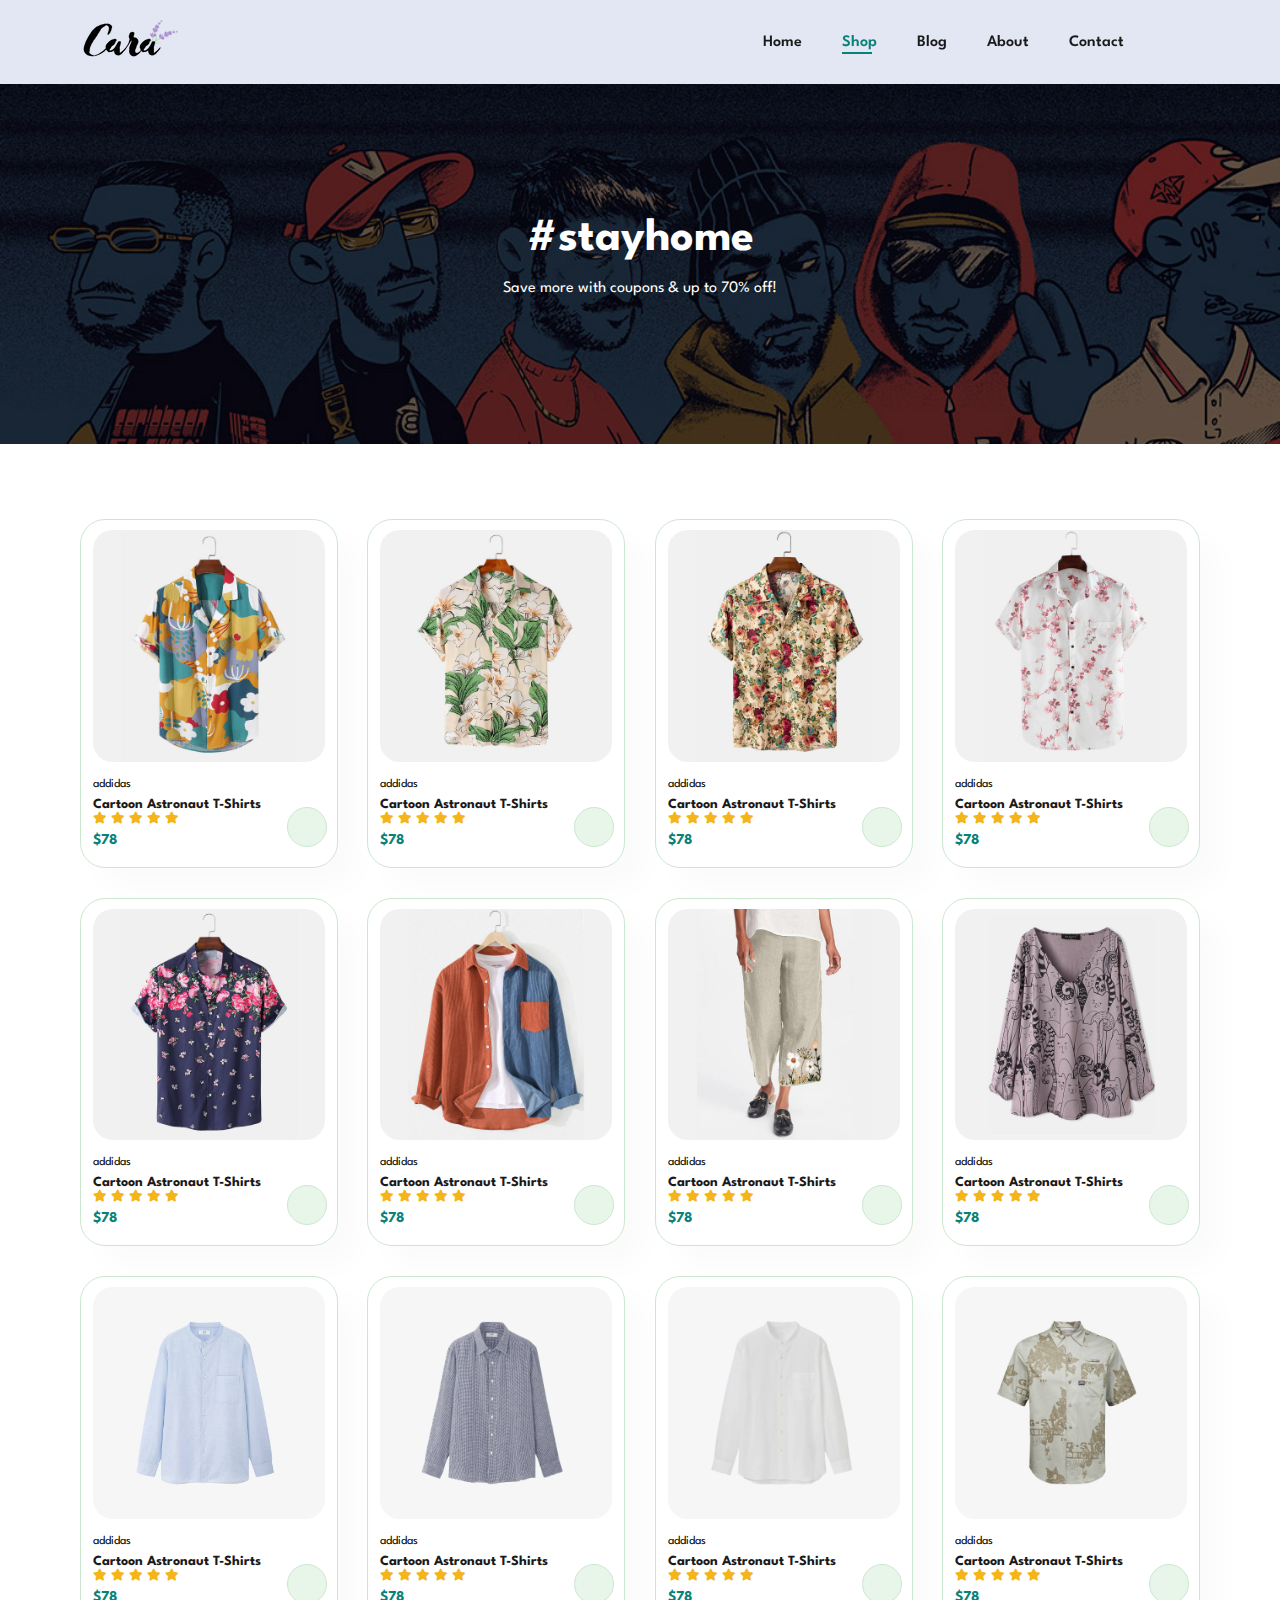
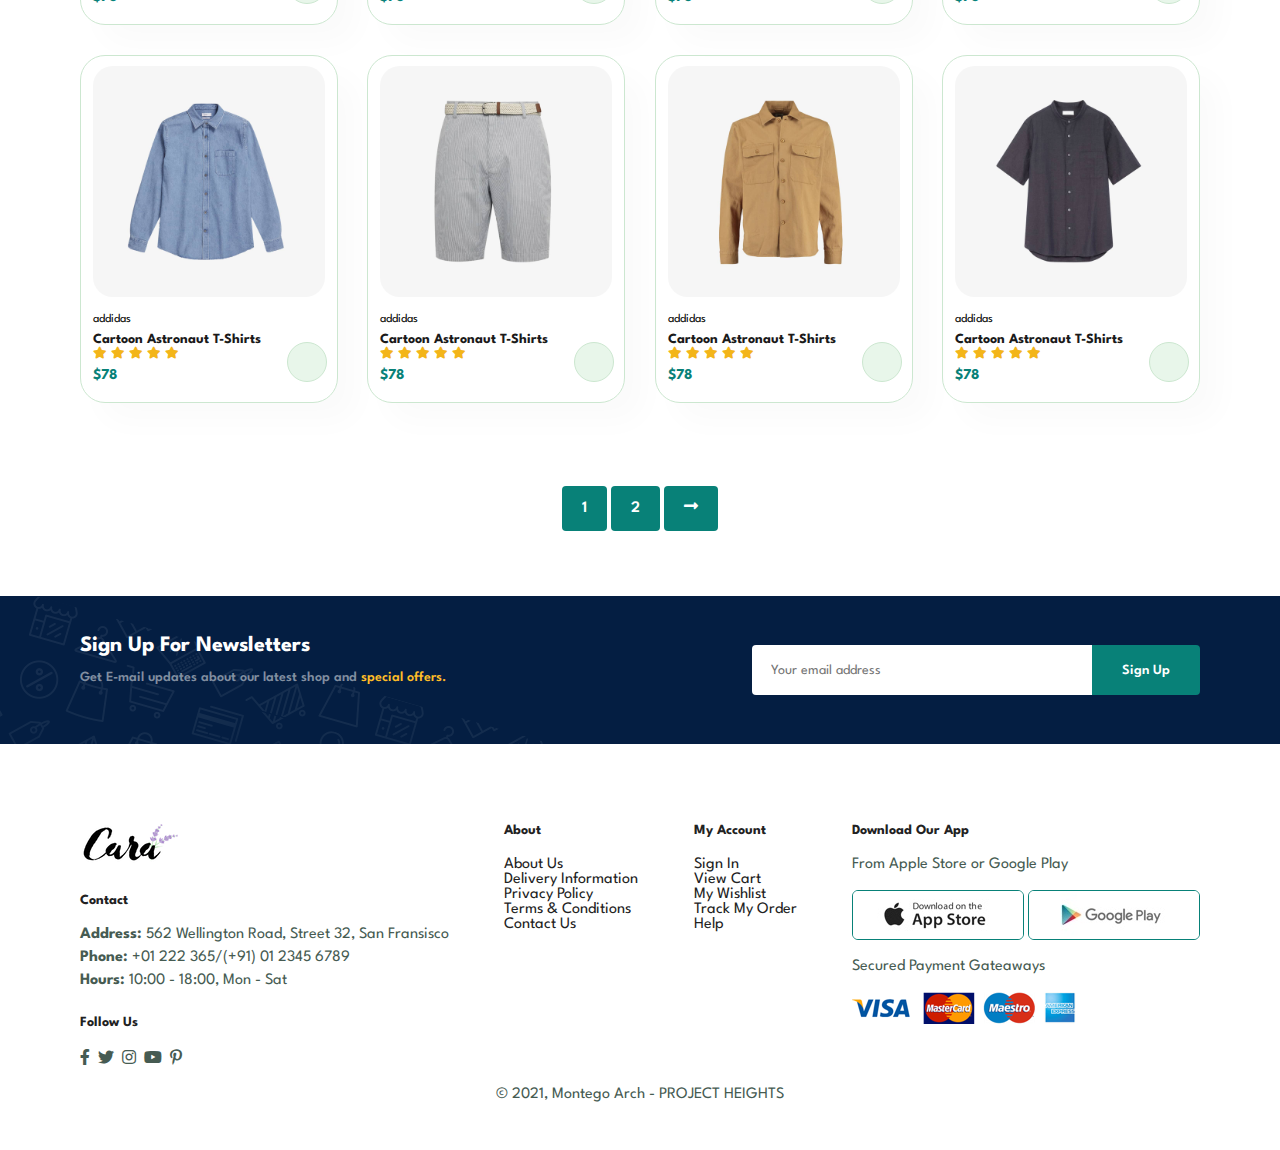
<file: shop.html>
<!DOCTYPE html>
<html lang="en">

<head>
    <meta charset="UTF-8">
    <meta http-equiv="X-UA-Compatible" content="IE=edge">
    <meta name="viewport" content="width=device-width, initial-scale=1.0">
    <title>Cass Shop</title>
    <link rel="stylesheet" href="https://use.fontawesome.com/releases/v5.15.4/css/all.css" />
    <link rel="stylesheet" href="style.css">
</head>

<body>

    <section id="header">
        <a href="#"><img src="img/logo.png" class="logo" alt=""></a>

        <div>
            <ul id="navbar">
                <li><a href="index.html">Home</a></li>
                <li><a class="active" href="shop.html">Shop</a></li>
                <li><a href="blog.html">Blog</a></li>
                <li><a href="about.html">About</a></li>
                <li><a href="contact.html">Contact</a></li>
                <li id="lg-bag"><a href="cart.html"><i class="far fa-shopping-bag"></i></a></li>
                <a href="#" id="close"><i class="far fa-times"></i></a>
            </ul>
        </div>
        <div id="mobile">
            <a href="cart.html"><i class="far fa-shopping-bag"></i></a>
            <i id="bar" class="fas fa-outdent"></i>
        </div>
    </section>


    <section id="page-header">
       
        <h2>#stayhome</h2>
       
        <p>Save more with coupons & up to 70% off! </p>
       
    </section>
  


    <section id="product1" class="section-p1">
        <div class="pro-container">
            <div class="pro" onclick="window.location.href='sproduct.html';">
                <img src="img/products/f1.jpg" alt="">
                <div class="des">
                    <span>addidas</span>
                    <h5>Cartoon Astronaut T-Shirts</h5>
                    <div class ="star">
                        <i class="fas fa-star"></i>
                        <i class="fas fa-star"></i>
                        <i class="fas fa-star"></i>
                        <i class="fas fa-star"></i>
                        <i class="fas fa-star"></i>
                    </div>
                    <h4>$78</h4>
                </div>
                <a href="#"><i class="fas fa-shopping-cart cart"></i></a>
            </div>
            <div class="pro">
                <img src="img/products/f2.jpg" alt="">
                <div class="des">
                    <span>addidas</span>
                    <h5>Cartoon Astronaut T-Shirts</h5>
                    <div class ="star">
                        <i class="fas fa-star"></i>
                        <i class="fas fa-star"></i>
                        <i class="fas fa-star"></i>
                        <i class="fas fa-star"></i>
                        <i class="fas fa-star"></i>
                    </div>
                    <h4>$78</h4>
                </div>
                <a href="#"><i class="fas fa-shopping-cart cart"></i></a>
            </div>
            <div class="pro">
                <img src="img/products/f3.jpg" alt="">
                <div class="des">
                    <span>addidas</span>
                    <h5>Cartoon Astronaut T-Shirts</h5>
                    <div class ="star">
                        <i class="fas fa-star"></i>
                        <i class="fas fa-star"></i>
                        <i class="fas fa-star"></i>
                        <i class="fas fa-star"></i>
                        <i class="fas fa-star"></i>
                    </div>
                    <h4>$78</h4>
                </div>
                <a href="#"><i class="fas fa-shopping-cart cart"></i></a>
            </div>
            <div class="pro">
                <img src="img/products/f4.jpg" alt="">
                <div class="des">
                    <span>addidas</span>
                    <h5>Cartoon Astronaut T-Shirts</h5>
                    <div class ="star">
                        <i class="fas fa-star"></i>
                        <i class="fas fa-star"></i>
                        <i class="fas fa-star"></i>
                        <i class="fas fa-star"></i>
                        <i class="fas fa-star"></i>
                    </div>
                    <h4>$78</h4>
                </div>
                <a href="#"><i class="fas fa-shopping-cart cart"></i></a>
            </div>
            <div class="pro">
                <img src="img/products/f5.jpg" alt="">
                <div class="des">
                    <span>addidas</span>
                    <h5>Cartoon Astronaut T-Shirts</h5>
                    <div class ="star">
                        <i class="fas fa-star"></i>
                        <i class="fas fa-star"></i>
                        <i class="fas fa-star"></i>
                        <i class="fas fa-star"></i>
                        <i class="fas fa-star"></i>
                    </div>
                    <h4>$78</h4>
                </div>
                <a href="#"><i class="fas fa-shopping-cart cart"></i></a>
            </div>
            <div class="pro">
                <img src="img/products/f6.jpg" alt="">
                <div class="des">
                    <span>addidas</span>
                    <h5>Cartoon Astronaut T-Shirts</h5>
                    <div class ="star">
                        <i class="fas fa-star"></i>
                        <i class="fas fa-star"></i>
                        <i class="fas fa-star"></i>
                        <i class="fas fa-star"></i>
                        <i class="fas fa-star"></i>
                    </div>
                    <h4>$78</h4>
                </div>
                <a href="#"><i class="fas fa-shopping-cart cart"></i></a>
            </div>
            <div class="pro">
                <img src="img/products/f7.jpg" alt="">
                <div class="des">
                    <span>addidas</span>
                    <h5>Cartoon Astronaut T-Shirts</h5>
                    <div class ="star">
                        <i class="fas fa-star"></i>
                        <i class="fas fa-star"></i>
                        <i class="fas fa-star"></i>
                        <i class="fas fa-star"></i>
                        <i class="fas fa-star"></i>
                    </div>
                    <h4>$78</h4>
                </div>
                <a href="#"><i class="fas fa-shopping-cart cart"></i></a>
            </div>
            <div class="pro">
                <img src="img/products/f8.jpg" alt="">
                <div class="des">
                    <span>addidas</span>
                    <h5>Cartoon Astronaut T-Shirts</h5>
                    <div class ="star">
                        <i class="fas fa-star"></i>
                        <i class="fas fa-star"></i>
                        <i class="fas fa-star"></i>
                        <i class="fas fa-star"></i>
                        <i class="fas fa-star"></i>
                    </div>
                    <h4>$78</h4>
                </div>
                <a href="#"><i class="fas fa-shopping-cart cart"></i></a>
            </div>

            <div class="pro">
                <img src="img/products/n1.jpg" alt="">
                <div class="des">
                    <span>addidas</span>
                    <h5>Cartoon Astronaut T-Shirts</h5>
                    <div class ="star">
                        <i class="fas fa-star"></i>
                        <i class="fas fa-star"></i>
                        <i class="fas fa-star"></i>
                        <i class="fas fa-star"></i>
                        <i class="fas fa-star"></i>
                    </div>
                    <h4>$78</h4>
                </div>
                <a href="#"><i class="fas fa-shopping-cart cart"></i></a>
            </div>
            <div class="pro">
                <img src="img/products/n2.jpg" alt="">
                <div class="des">
                    <span>addidas</span>
                    <h5>Cartoon Astronaut T-Shirts</h5>
                    <div class ="star">
                        <i class="fas fa-star"></i>
                        <i class="fas fa-star"></i>
                        <i class="fas fa-star"></i>
                        <i class="fas fa-star"></i>
                        <i class="fas fa-star"></i>
                    </div>
                    <h4>$78</h4>
                </div>
                <a href="#"><i class="fas fa-shopping-cart cart"></i></a>
            </div>
            <div class="pro">
                <img src="img/products/n3.jpg" alt="">
                <div class="des">
                    <span>addidas</span>
                    <h5>Cartoon Astronaut T-Shirts</h5>
                    <div class ="star">
                        <i class="fas fa-star"></i>
                        <i class="fas fa-star"></i>
                        <i class="fas fa-star"></i>
                        <i class="fas fa-star"></i>
                        <i class="fas fa-star"></i>
                    </div>
                    <h4>$78</h4>
                </div>
                <a href="#"><i class="fas fa-shopping-cart cart"></i></a>
            </div>
            <div class="pro">
                <img src="img/products/n4.jpg" alt="">
                <div class="des">
                    <span>addidas</span>
                    <h5>Cartoon Astronaut T-Shirts</h5>
                    <div class ="star">
                        <i class="fas fa-star"></i>
                        <i class="fas fa-star"></i>
                        <i class="fas fa-star"></i>
                        <i class="fas fa-star"></i>
                        <i class="fas fa-star"></i>
                    </div>
                    <h4>$78</h4>
                </div>
                <a href="#"><i class="fas fa-shopping-cart cart"></i></a>
            </div>
            <div class="pro">
                <img src="img/products/n5.jpg" alt="">
                <div class="des">
                    <span>addidas</span>
                    <h5>Cartoon Astronaut T-Shirts</h5>
                    <div class ="star">
                        <i class="fas fa-star"></i>
                        <i class="fas fa-star"></i>
                        <i class="fas fa-star"></i>
                        <i class="fas fa-star"></i>
                        <i class="fas fa-star"></i>
                    </div>
                    <h4>$78</h4>
                </div>
                <a href="#"><i class="fas fa-shopping-cart cart"></i></a>
            </div>
            <div class="pro">
                <img src="img/products/n6.jpg" alt="">
                <div class="des">
                    <span>addidas</span>
                    <h5>Cartoon Astronaut T-Shirts</h5>
                    <div class ="star">
                        <i class="fas fa-star"></i>
                        <i class="fas fa-star"></i>
                        <i class="fas fa-star"></i>
                        <i class="fas fa-star"></i>
                        <i class="fas fa-star"></i>
                    </div>
                    <h4>$78</h4>
                </div>
                <a href="#"><i class="fas fa-shopping-cart cart"></i></a>
            </div>
            <div class="pro">
                <img src="img/products/n7.jpg" alt="">
                <div class="des">
                    <span>addidas</span>
                    <h5>Cartoon Astronaut T-Shirts</h5>
                    <div class ="star">
                        <i class="fas fa-star"></i>
                        <i class="fas fa-star"></i>
                        <i class="fas fa-star"></i>
                        <i class="fas fa-star"></i>
                        <i class="fas fa-star"></i>
                    </div>
                    <h4>$78</h4>
                </div>
                <a href="#"><i class="fas fa-shopping-cart cart"></i></a>
            </div>
            <div class="pro">
                <img src="img/products/n8.jpg" alt="">
                <div class="des">
                    <span>addidas</span>
                    <h5>Cartoon Astronaut T-Shirts</h5>
                    <div class ="star">
                        <i class="fas fa-star"></i>
                        <i class="fas fa-star"></i>
                        <i class="fas fa-star"></i>
                        <i class="fas fa-star"></i>
                        <i class="fas fa-star"></i>
                    </div>
                    <h4>$78</h4>
                </div>
                <a href="#"><i class="fas fa-shopping-cart cart"></i></a>
            </div>
        </div>
    </section>

    <section id="pagination" class="section-p1">
        <a href="#">1</a>
        <a href="#">2</a>
        <a href="#"><i class="fas fa-long-arrow-alt-right"></i></a>
    </section>

    <section id="newsletter" class="section-p1 section-m1">
        <div class="newstext">
            <h4>Sign Up For Newsletters</h4>
            <p>Get E-mail updates about our latest shop and <span>special offers.</span></p>
        </div>
        <div class="form">
            <input type="text" placeholder="Your email address">
            <button class="normal">Sign Up</button>
        </div>
    </section>

    <footer class="section-p1">
        <div class="col">
            <img class="logo" src="img/logo.png" alt="">
            <h4>Contact</h4>
            <p><strong>Address:</strong> 562 Wellington Road, Street 32, San Fransisco</p>
            <p><strong>Phone:</strong> +01 222 365/(+91) 01 2345 6789</p>
            <p><strong>Hours:</strong> 10:00 - 18:00, Mon - Sat</p>
            <div class="follow">
                <h4>Follow Us</h4>
                <div class="icon">
                    <i class="fab fa-facebook-f"></i>
                    <i class="fab fa-twitter"></i>
                    <i class="fab fa-instagram"></i>
                    <i class="fab fa-youtube"></i>
                    <i class="fab fa-pinterest-p"></i>
                </div>
            </div>
        </div>

        <div class="col">
            <h4>About</h4>
            <a href="#">About Us</a>
            <a href="#">Delivery Information</a>
            <a href="#">Privacy Policy</a>
            <a href="#">Terms & Conditions</a>
            <a href="#">Contact Us</a>
        </div>

        <div class="col">
            <h4>My Account</h4>
            <a href="#">Sign In</a>
            <a href="#">View Cart</a>
            <a href="#">My Wishlist</a>
            <a href="#">Track My Order</a>
            <a href="#">Help</a>
        </div>

        <div class="col install">
            <h4>Download Our App</h4>
            <p>From Apple Store or Google Play</p>
            <div class="row">
                <img src="img/pay/app.jpg" alt="">
                <img src="img/pay/play.jpg" alt="">
            </div>
            <p>Secured Payment Gateaways </p>
            <img src="img/pay/pay.png" alt="">
        </div>

        <div class="copyright">
            <p>© 2021, Montego Arch - PROJECT HEIGHTS</p>
        </div>
    </footer>

    
    <script src="script.js"></script>
</body>

</html>
</file>
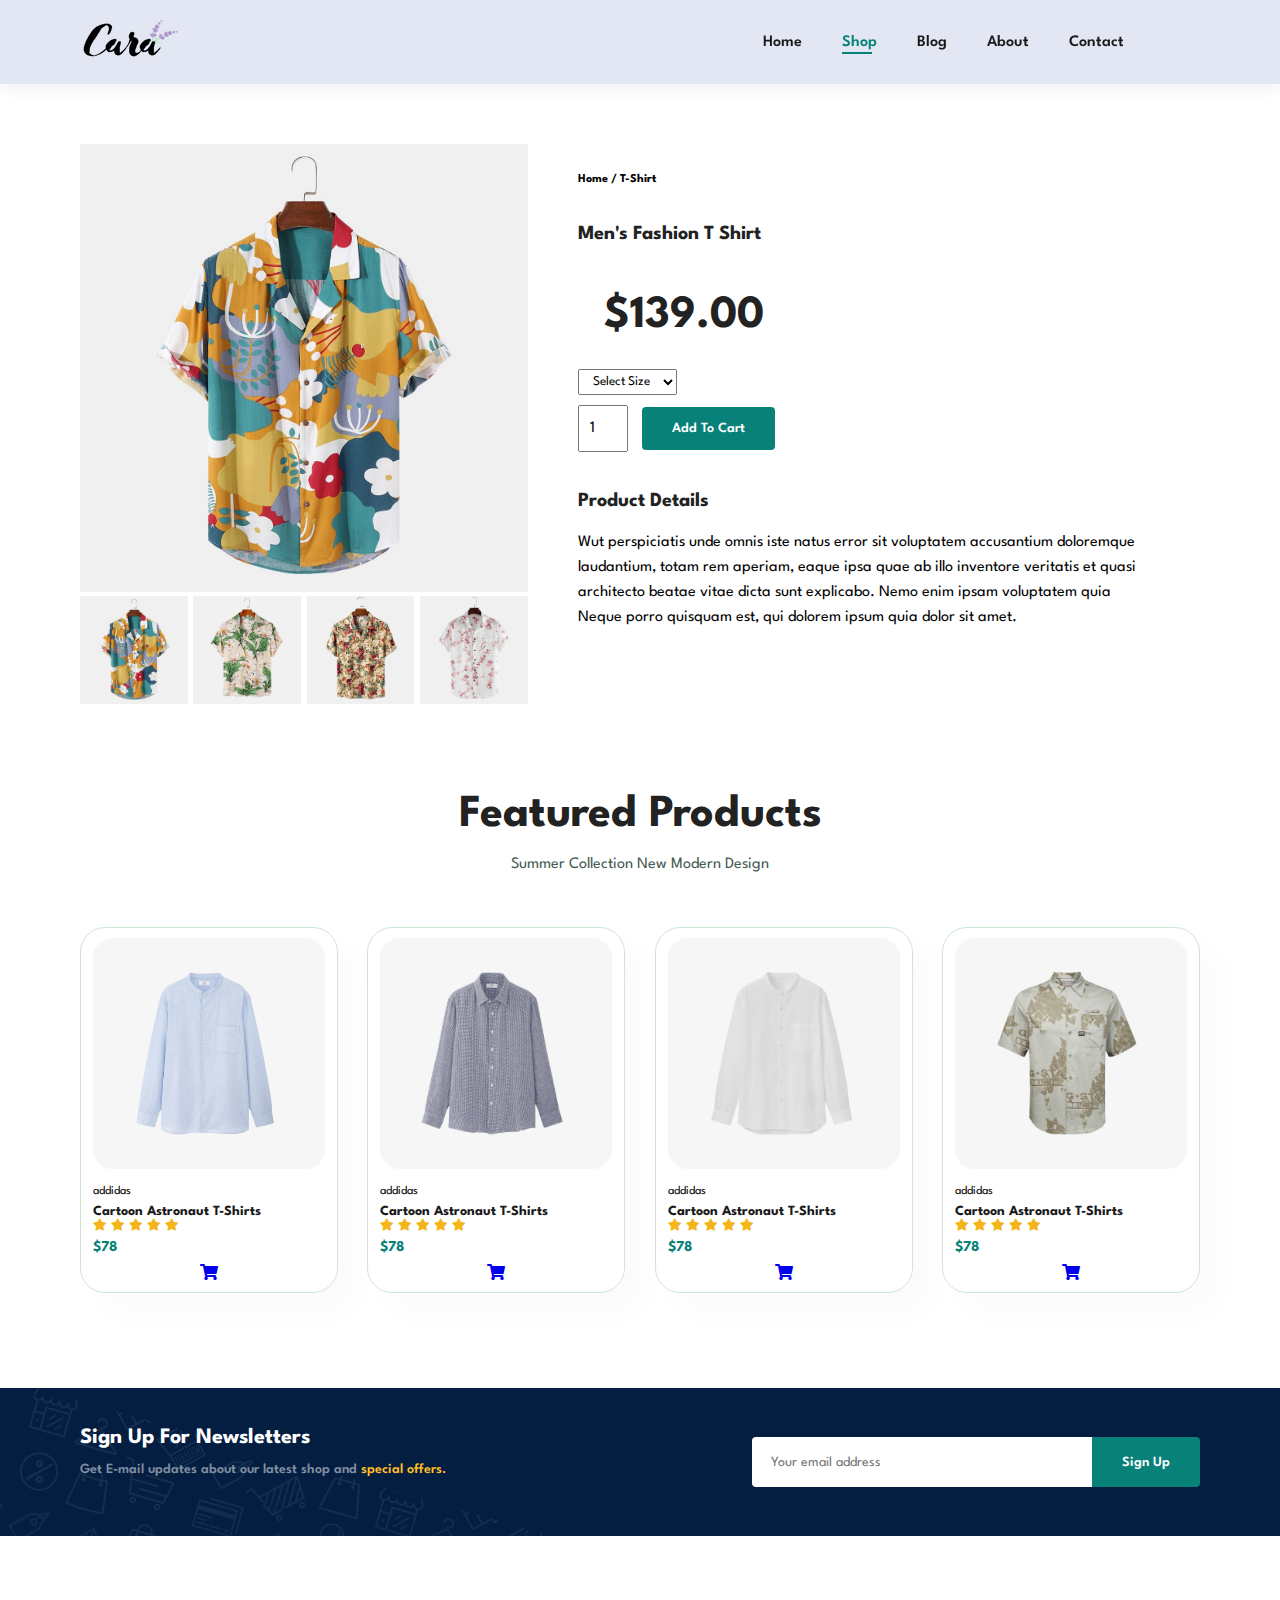
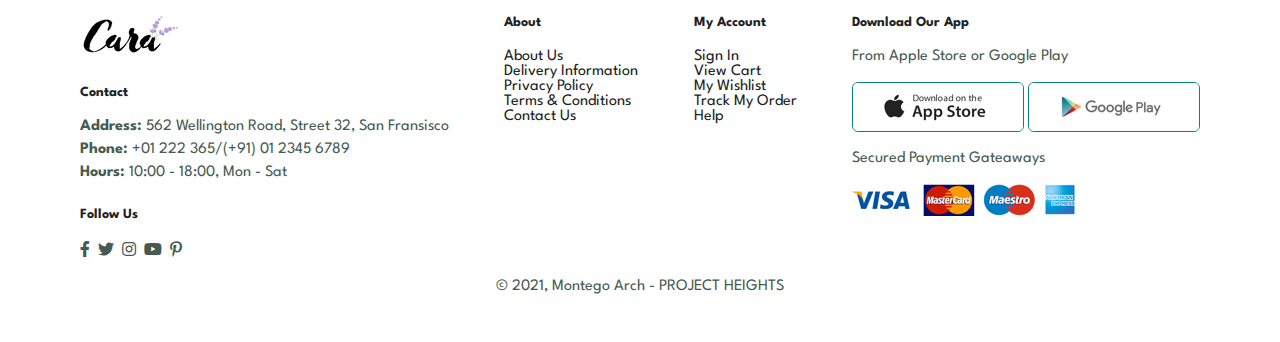
<file: sproduct.html>
<!DOCTYPE html>
<html lang="en">

<head>
    <meta charset="UTF-8">
    <meta http-equiv="X-UA-Compatible" content="IE=edge">
    <meta name="viewport" content="width=device-width, initial-scale=1.0">
    <title>Cass Shop</title>
    <link rel="stylesheet" href="https://use.fontawesome.com/releases/v5.15.4/css/all.css" />
    <link rel="stylesheet" href="style.css">
</head>

<body>

    <section id="header">
        <a href="#"><img src="img/logo.png" class="logo" alt=""></a>

        <div>
            <ul id="navbar">
                <li><a href="index.html">Home</a></li>
                <li><a class="active" href="shop.html">Shop</a></li>
                <li><a href="blog.html">Blog</a></li>
                <li><a href="about.html">About</a></li>
                <li><a href="contact.html">Contact</a></li>
                <li id="lg-bag"><a href="cart.html"><i class="far fa-shopping-bag"></i></a></li>
                <a href="#" id="close"><i class="far fa-times"></i></a>
            </ul>
        </div>
        <div id="mobile">
            <a href="cart.html"><i class="far fa-shopping-bag"></i></a>
            <i id="bar" class="fas fa-outdent"></i>
        </div>
    </section>

    <section id="prodetails" class="section-p1">
        <div class="single-pro-image">
            <img src="img/products/f1.jpg" width="100%" id="MainImg" alt="">

            <div class="small-img-group">
                <div class="small-img-col">
                    <img src="img/products/f1.jpg" width="100%" class="small-img" alt="">
                </div>
                <div class="small-img-col">
                    <img src="img/products/f2.jpg" width="100%" class="small-img" alt="">
                </div>
                <div class="small-img-col">
                    <img src="img/products/f3.jpg" width="100%" class="small-img" alt="">
                </div>
                <div class="small-img-col">
                    <img src="img/products/f4.jpg" width="100%" class="small-img" alt="">
                </div>
            </div>
        </div>

        <div class="single-pro-details">
            <h6>Home / T-Shirt</h6>
            <h4>Men's Fashion T Shirt</h4>
            <h2>$139.00</h2>
            <select>
                <option>Select Size</option>
                <option>XL</option>
                <option>XXL</option>
                <option>Small</option>
                <option>Meduim</option>
                <option>Large</option>
            </select>
            <input type="number" value="1">
            <button class="normal">Add To Cart</button>
            <h4>Product Details</h4>
            <span>Wut perspiciatis unde omnis iste natus error sit voluptatem 
            accusantium doloremque laudantium, totam rem aperiam, eaque
            ipsa quae ab illo inventore veritatis et quasi architecto beatae 
            vitae dicta sunt explicabo. Nemo enim ipsam voluptatem quia 
            Neque porro quisquam est, qui dolorem ipsum quia dolor sit amet. </span>
        </div>
    </section>

    <section id="product1" class="section-p1">
        <h2>Featured Products</h2>
        <p>Summer Collection New Modern Design</p>
        <div class="pro-container">
            <div class="pro">
                <img src="img/products/n1.jpg" alt="">
                <div class="des">
                    <span>addidas</span>
                    <h5>Cartoon Astronaut T-Shirts</h5>
                    <div class ="star">
                        <i class="fas fa-star"></i>
                        <i class="fas fa-star"></i>
                        <i class="fas fa-star"></i>
                        <i class="fas fa-star"></i>
                        <i class="fas fa-star"></i>
                    </div>
                    <h4>$78</h4>
                </div>
                <a href="#"><i class="fa fa-shopping-cart" aria-hidden="false" ></i></a>
            </div>
            <div class="pro">
                <img src="img/products/n2.jpg" alt="">
                <div class="des">
                    <span>addidas</span>
                    <h5>Cartoon Astronaut T-Shirts</h5>
                    <div class ="star">
                        <i class="fas fa-star"></i>
                        <i class="fas fa-star"></i>
                        <i class="fas fa-star"></i>
                        <i class="fas fa-star"></i>
                        <i class="fas fa-star"></i>
                    </div>
                    <h4>$78</h4>
                </div>
                <a href="#"><i class="fa fa-shopping-cart" aria-hidden="true"></i></a>
            </div>
            <div class="pro">
                <img src="img/products/n3.jpg" alt="">
                <div class="des">
                    <span>addidas</span>
                    <h5>Cartoon Astronaut T-Shirts</h5>
                    <div class ="star">
                        <i class="fas fa-star"></i>
                        <i class="fas fa-star"></i>
                        <i class="fas fa-star"></i>
                        <i class="fas fa-star"></i>
                        <i class="fas fa-star"></i>
                    </div>
                    <h4>$78</h4>
                </div>
                <a href="#"><i class="fa fa-shopping-cart" aria-hidden="true"></i></a>
            </div>
            <div class="pro">
                <img src="img/products/n4.jpg" alt="">
                <div class="des">
                    <span>addidas</span>
                    <h5>Cartoon Astronaut T-Shirts</h5>
                    <div class ="star">
                        <i class="fas fa-star"></i>
                        <i class="fas fa-star"></i>
                        <i class="fas fa-star"></i>
                        <i class="fas fa-star"></i>
                        <i class="fas fa-star"></i>
                    </div>
                    <h4>$78</h4>
                </div>
                <a href="#"><i class="fa fa-shopping-cart" aria-hidden="true"></i></a>
            </div>
        </div>
    </section>

    <section id="newsletter" class="section-p1 section-m1">
        <div class="newstext">
            <h4>Sign Up For Newsletters</h4>
            <p>Get E-mail updates about our latest shop and <span>special offers.</span></p>
        </div>
        <div class="form">
            <input type="text" placeholder="Your email address">
            <button class="normal">Sign Up</button>
        </div>
    </section>

    <footer class="section-p1">
        <div class="col">
            <img class="logo" src="img/logo.png" alt="">
            <h4>Contact</h4>
            <p><strong>Address:</strong> 562 Wellington Road, Street 32, San Fransisco</p>
            <p><strong>Phone:</strong> +01 222 365/(+91) 01 2345 6789</p>
            <p><strong>Hours:</strong> 10:00 - 18:00, Mon - Sat</p>
            <div class="follow">
                <h4>Follow Us</h4>
                <div class="icon">
                    <i class="fab fa-facebook-f"></i>
                    <i class="fab fa-twitter"></i>
                    <i class="fab fa-instagram"></i>
                    <i class="fab fa-youtube"></i>
                    <i class="fab fa-pinterest-p"></i>
                </div>
            </div>
        </div>

        <div class="col">
            <h4>About</h4>
            <a href="#">About Us</a>
            <a href="#">Delivery Information</a>
            <a href="#">Privacy Policy</a>
            <a href="#">Terms & Conditions</a>
            <a href="#">Contact Us</a>
        </div>

        <div class="col">
            <h4>My Account</h4>
            <a href="#">Sign In</a>
            <a href="#">View Cart</a>
            <a href="#">My Wishlist</a>
            <a href="#">Track My Order</a>
            <a href="#">Help</a>
        </div>

        <div class="col install">
            <h4>Download Our App</h4>
            <p>From Apple Store or Google Play</p>
            <div class="row">
                <img src="img/pay/app.jpg" alt="">
                <img src="img/pay/play.jpg" alt="">
            </div>
            <p>Secured Payment Gateaways </p>
            <img src="img/pay/pay.png" alt="">
        </div>

        <div class="copyright">
            <p>© 2021, Montego Arch - PROJECT HEIGHTS</p>
        </div>
    </footer>

    <script>
        var MainImg = document.getElementById("MainImg");
        var smallimg = document.getElementsByClassName("small-img");

        smallimg[0].onclick = function(){
            MainImg.src = smallimg[0].src;
        }
        smallimg[1].onclick = function(){
            MainImg.src = smallimg[1].src;
        }
        smallimg[2].onclick = function(){
            MainImg.src = smallimg[2].src;
        }
        smallimg[3].onclick = function(){
            MainImg.src = smallimg[3].src;
        }
    </script>
    
    <script src="script.js"></script>
</body>

</html>
</file>
<file: style.css>
@import url('https://fonts.googleapis.com/css2?family=Spartan:wght@100;200;300;400;500;600;700;800;900&display=swap');
* {
    margin: 0;
    padding: 0;
    box-sizing: border-box;
    font-family: 'Spartan', sans-serif;
}

h1 {
    font-size: 50px;
    line-height: 64px;
    color: #222;
}

h2 {
    font-size: 46px;
    line-height: 54px;
    color: #222;
}

h4 {
    font-size: 20px;
    color: #222;
}

h6 {
    font-weight: 16px;
    font-size: 12px;
}

p {
    font-size: 16px;
    color: #465b52;
    margin: 15px 0 20px 0;
}

.section-p1 {
    padding: 40px 80px;
}

.section-m1 {
    margin: 40px 0;
}

button.normal {
    font-size: 14px;
    font-weight: 600;
    padding: 15px 30px;
    color: #000;
    background-color: #fff;
    border-radius: 4px;
    cursor: pointer;
    border: none;
    outline: none;
    transition: 0.2s ease;
}

button.white {
    font-size: 13px;
    font-weight: 600;
    padding: 11px 18px;
    color: #fff;
    background-color: transparent;
    cursor: pointer;
    border: 1px solid #fff;
    outline: none;
    transition: 0.2s ease;
}

body {
    width: 100%;
}


/* Header Start */

#header {
    display: flex;
    align-items: center;
    justify-content: space-between;
    padding: 20px 80px;
    background: #E3E6F3;
    box-shadow: 0 5px 15px rgba(0, 0, 0, 0.06);
    z-index: 999;
    position: sticky;
    top: 0;
    left: 0;

}

#navbar{
    display: flex;
    align-items: center;
    justify-content: center;
}

#navbar li{
    list-style: none;
    padding: 0 20px;
    position: relative;
}

#navbar li a{
    text-decoration: none;
    font-size: 16px;
    font-weight: 600;
    color: #1a1a1a;
    transition: 0.03s ease;
}

#navbar li a:hover,
#navbar li a.active {
    color:#088178;
}

#navbar li a.active::after,
#navbar li a:hover::after{
    content: "";
    width: 30px;
    height: 2px;
    background: #088178;
    position: absolute;
    bottom: -4px;
    left: 20px;
}

#mobile{
    display: none;
    align-items: center;
}

#close{
    display: none;
}

/* Home Page */
#hero{
    background-image: url("img/hero4.png");
    height: 90vh;
    width: 100%;
    background-size: cover;
    background-position: top 25% right 0;
    padding: 0 80px;
    display: flex;
    flex-direction: column;
    align-items: flex-start;
    justify-content: center;
}
#hero h4{
    padding-bottom: 15px;
}
#hero h1 {
    color: #088178;
}

#hero button{
    background-image: url("img/button.png");
    background-color: transparent;
    color:#088178;
    border: 0;
    padding: 14px 80px 14px 65px;
    background-repeat: no-repeat;
    cursor: pointer;
    font-weight: 700;
    font-size: 15px;
}

#feature{
    display:flex;
    align-items: center;
    justify-content: space-between;
    flex-wrap: wrap;
}

#feature .fe-box{
    width: 180px;
    text-align: center;
    padding: 25px 15px;
    box-shadow: 20px 20px 34px rgba(0, 0, 0, 0.03);
    border: 1px solid #cce7d0;
    border-radius: 4px;
    margin: 15px 0;
}


#feature .fe-box:hover{
    box-shadow: 10px 10px 54px rgba(70, 62, 221, 0.1);

}

#feature .fe-box img{
    width: 100%;
    margin-bottom: 10px;
}

#feature .fe-box h6{
    display: inline-block;
    padding: 9px 8px 6px 8px;
    line-height: 1;
    border-radius: 4px;
    color: #088178;
    background-color: #fddde4;
}

#feature .fe-box:nth-child(2) h6 {
    background-color: #cdebbc;
}

#feature .fe-box:nth-child(3) h6 {
    background-color: #d1e8f2;
}

#feature .fe-box:nth-child(4) h6 {
    background-color: #cdd4f8;
}

#feature .fe-box:nth-child(5) h6 {
    background-color: #f6dbf6;
}

#feature .fe-box:nth-child(6) h6 {
    background-color: #fff2e5;
}

#product1 {
   text-align: center; 
}
#product1  .pro-container {
    display: flex;
    justify-content: space-between;
    padding-top: 20px;
    flex-wrap: wrap;
}

#product1  .pro {
    width: 23%;
    min-width: 250px;
    padding: 10px 12px;
    border: 1px solid #cce7d0;
    border-radius: 25px;
    cursor: pointer;
    box-shadow: 20px 20px 30px rgba(0, 0, 0, 0.02);
    margin: 15px 0;
    transition: 0.2s ease;
    position: relative;
}

#product1 .pro.pro:hover{
    box-shadow: 20px 20px 30px rgba(0, 0, 0, 0.06);
}

#product1  .pro img{
    width: 100%;
    border-radius: 20px;
}

#product1  .pro .des{
    text-align: start;
    padding: 10px 0;
}

#product1  .pro .des span {
    color: #060603;
    font-size: 12px;
}

#product1  .pro .des h5 {
    padding-top: 7px;
    color: #1a1a1a;
    font-size: 14px;
}

#product1  .pro .des i {
    font-size: 12px;
    color: rgb(243, 181, 25);
}

#product1  .pro .des h4 {
    padding-top: 7px;
    font-size: 15px;
    font-weight: 700;
    color: #088178;
}

#product1  .pro .cart{
    width: 40px;
    height: 40px;
    line-height: 40px;
    border-radius: 50px;
    background-color: #e8f6ea;
    font-weight: 500;
    color: #088178;
    border: 1px solid #cce7d0;
    position: absolute;
    bottom: 20px;
    right: 10px;
}

#banner {
    display: flex;
    flex-direction: column;
    justify-content: center;
    align-items: center;
    text-align: center;
    background-image: url("img/banner/b2.jpg");
    width: 100%;
    height: 40vh;
    background-position: cover;
    background-position: center;
}

#banner h4{
    color: white;
    font-size: 16px;
}

#banner h2{
    color: white;
    font-size: 30px;
    padding: 10px 0;
}

#banner h2 span{
    color: #ef3636;
}

#banner button:hover {
    background: #088178;
    color: #fff;
}

#sm-banner {
    display: flex;
    justify-content: space-between;
    flex-wrap: wrap;
}


#sm-banner .banner-box{
    display: flex;
    flex-direction: column;
    justify-content: center;
    align-items: flex-start;
    background-image: url("img/banner/b17.jpg");
    min-width: 800px;
    height: 50vh;
    background-size: cover;
    background-position: center;
    padding: 30px;
}

#sm-banner .banner-box2{
    background-image: url("img/banner/b10.jpg");
}


#sm-banner h4{
    color: #fff;
    font-size: 20px;
    font-weight: 300;
}

#sm-banner h2{
    color: #fff;
    font-size: 28px;
    font-weight: 800;
}

#sm-banner span{
    color: #fff;
    font-size: 14px;
    font-weight: 500;
    padding-bottom: 15px;
}

#sm-banner .banner-box:hover button{
    background-color: #088178;
    border: 1px solid;
}

#banner3{
    display: flex;
    justify-content: space-between;
    flex-wrap: wrap;
    padding: 0 80px;

}


#banner3 .banner-box{
    display: flex;
    flex-direction: column;
    justify-content: center;
    align-items: flex-start;
    background-image: url("img/banner/b7.jpg");
    min-width: 30%;
    height: 30vh;
    background-size: cover;
    background-position: center;
    padding: 20px;
}

#banner3 .banner-box2{
    background-image: url("img/banner/b4.jpg");
}

#banner3 .banner-box3{
    background-image: url("img/banner/b18.jpg");
}

#banner3 h2 {
    color: #fff;
    font-weight: 900;
    font-size: 22px;
}

#banner3 h3 {
    color: #ec544e;
    font-weight: 800;
    font-size: 15px;
}

#newsletter {
    display: flex;
    justify-content: space-between;
    flex-wrap: wrap;
    align-items: center;
    background-image: url("img/banner/b14.png");
    background-repeat: no-repeat;
    background-position: 20% 30;
    background-color: #041e42;
}

#newsletter h4{
    font-size: 22px;
    font-weight: 700;
    color: #fff;
}

#newsletter p{
    font-size: 14px;
    font-weight: 600;
    color: #818ea0;
}

#newsletter p span {
    color: #ffbd27;
}

#newsletter .form{
    display: flex;
    width: 40%;
}

#newsletter input{
    height: 3.125rem;
    padding: 0 1.25em;
    font-size: 14px;
    width: 100%;
    border: 1px solid transparent;
    border-radius: 4px;
    outline: none;
    border-top-right-radius: 0;
    border-bottom-right-radius: 0;
}

#newsletter button{
    background-color: #088178;
    color: #fff;
    white-space: nowrap;
    border-top-left-radius: 0;
    border-bottom-left-radius: 0;
}

footer {
    display: flex;
    flex-wrap: wrap;
    justify-content: space-between;
}

footer .col{
    display: flex;
    flex-direction: column;
    align-items: flex-start;
    margin-bottom: 20px;
}

footer .logo{
    margin-bottom: 30px;
}

footer h4{
    font-size: 14px;
    padding-bottom: 20px;
}

footer p{
    font-size: 13p;
    margin: 0 0 8px 0;
}

footer a{
    font-size: 13p;
    text-decoration: none;
    color: #222;
    margin-bottom: 0;
}

footer .follow {
    margin-top: 20px;
}

footer .follow i{
    color: #465b52;
    padding-right: 4px;
    cursor: pointer;
}

footer .install .row img{
    border: 1px solid #088178;
    border-radius: 6px;
}

footer .install img{
    margin: 10px 0 15px 0;
}

footer .follow i:hover,
footer a:hover{
    color:#088178;
}

footer .copyright{
    width: 100%;
    text-align: center;
}

/* shop page */
#page-header{
    background-image: url("img/banner/b1.jpg");
    width: 100%;
    height: 40vh;
    background-size: cover;
    display: flex;
    justify-content: center;
    text-align: center;
    flex-direction: column;
    padding: 14px;
}

#page-header h2,
#page-header p{
    color: #fff;
}

#pagination{
    text-align: center;
}

#pagination a{
    text-decoration: none;
    background-color: #088178;
    padding: 15px 20px;
    border-radius: 4px;
    color: #ffff;
    font-weight: 600;
}

#pagination a i {
    font-size: 16px;
    font-weight: 600;
}

/* single product */

#prodetails {
    display: flex;
    margin-top: 20px;
}
#prodetails .single-pro-image {
    width: 40%;
    margin-right: 50px;
}

.small-img-group{
    display: flex;
    justify-content: space-between;
}

.small-img-col{
    flex-basis: 24%;
    cursor: pointer;
}

#prodetails .single-pro-details{
    width: 50%;
    padding-top: 30px;
}

#prodetails .single-pro-details h4{
    padding: 40px 0 20px 0;
}

#prodetails .single-pro-details h2{
    padding: 26px;
}

#prodetails .single-pro-details select{
    display: block;
    padding: 5px 10px;
    margin-bottom: 10px;
}

#prodetails .single-pro-details input{
    width: 50px;
    height: 47px;
    padding-left: 10px;
    font-size: 16px;
    margin-right: 10px;
}

#prodetails .single-pro-details input:focus{
    outline: none;
}

#prodetails .single-pro-details button{
    background-color: #088178;
    color: #fff;
}

#prodetails .single-pro-details span{
    line-height: 25px;
}

/* Blog Page */

#page-header.blog-header{
    background-image: url("img/banner/b19.jpg");
}

#blog {
    padding: 150px 150px 0 150px;
}

#blog .blog-box {
    display: flex;
    align-items: center;
    width: 100%;
    position: relative;
    padding-bottom: 90px;
}

#blog .blog-img {
    width: 50%;
    margin-right: 40px;
}

#blog img {
    width: 100%;
    height: 300px;
    object-fit: cover;
}


#blog .blog-details {
    width: 50%;
}

#blog .blog-details a{ 
    text-decoration: none;
    font-size: 11px;
    color: #000;
    font-weight: 700;
    position: relative;
    transition: 0.3s;
}

#blog .blog-details a::after {
    content: "";
    width: 50px;
    height: 1px;
    background-color: #0000;
    position: absolute;
    top: 4px;
    right: -60px;
}

#blog .blog-details a:hover{
    color: #088178;
}

#blog .blog-details a:hover::after {
    background-color: #088178;
}

#blog .blog-box h1{
    position: absolute;
    top: -40px;
    left: 0;
    font-size: 70px;
    font-weight: 700;
    color: #c9cbce;
    z-index: -9;
}

/* About Page */
#page-header.about-header {
    background-image: url("img/about/banner.png");
}

#about-head{
    display: flex;
    align-items: center;
}

#about-head img{
    width: 50%;
    height: auto;
}


#about-head div{
    padding-left: 40px;
}

#about-app{
    text-align: center;
}

#about-app .video{
    width: 70%;
    height: 100%;
    margin: 30px auto 0 auto;
}

#about-app .video video{
    width: 100%;
    height: 100%;
    border-radius: 20px;
}


/* Contact Page */
#contact-details {
    display: flex;
    align-items: center;
    justify-content: space-between;
}

#contact-details .details{
    width: 40%;
}

#contact-details .details span,
#form-details form span{
    font-size: 12px;
}


#contact-details .details h2,
#form-details form h2{
    font-size: 26px;
    line-height: 35px;
    padding: 20px 0;
}

#contact-details .details h3{
    font-size: 16px;
    padding-bottom: 15px;
}

#contact-details .details li{
    list-style: none;
    display: flex;
    padding: 10px 0;

}
#contact-details .details li i{
    font-size: 14px;
    padding-right: 22px;
}

#contact-details .details li p{
    margin: 0;
    font-size: 14px;
}

#contact-details .map{
    width: 55%;
    height: 400px;
}

#contact-details .map iframe{
    width: 100%;
    height: 100%;
}

#form-details {
    display: flex;
    justify-content: space-between;
    margin: 30px;
    padding: 80px;
    border: 1px solid #e1e1e1;
}

#form-details form{
    width: 65%;
    display: flex;
    flex-direction: column;
    align-items: flex-start;
}


#form-details form input,
#form-details form textarea{
    width: 100%;
    padding: 12px 15px;
    outline: none;
    margin-bottom: 20px;
    border: 1px solid #e1e1e1;
}

#form-details form button{
    background-color: #088178;
    color: #fff;
}

#form-details .people div{
    padding-bottom: 25px;
    display: flex;
    align-items: flex-start;
}

#form-details .people div img{
    width: 65px;
    height: 65px;
    object-fit: cover;
    margin-right: 15px;
}

#form-details .people div p{
    margin: 0;
    font-size: 13px;
    line-height: 25px;
}

#form-details .people div span{
    display: block;
    font-size: 16px;
    font-weight: 600;
    color: #000;
}


/* Cart Page */

#cart {
    overflow: auto;
}

#cart table{
    width: 100%;
    border-collapse: collapse;
    table-layout: fixed;
    white-space: nowrap;
}

#cart table img{
    width: 70px;
}

#cart table td:nth-child(1){
    width: 100px;
    text-align: center;
}

#cart table td:nth-child(2){
    width: 150px;
    text-align: center;
}

#cart table td:nth-child(3){
    width: 250px;
    text-align: center;
}

#cart table td:nth-child(4),
#cart table td:nth-child(5),
#cart table td:nth-child(6){
    width: 150px;
    text-align: center;
}

#cart table td:nth-child(5) input{
    width: 70px;
    padding: 10px 5px 10px 15px;
}

#cart table thead {
    border: 1px solid #e2e9e1;
    border-left: none;
    border-right: none;
}

#cart table thead td {
    font-weight: 700;
    text-transform: uppercase;
    font-size: 13px;
    padding: 18px 0;
}

#cart table tbody tr td {
    padding-top: 15px;
}

#cart table tbody td{
    font-size: 13px;
}

#cart-add{
    display: flex;
    flex-wrap: wrap;
    justify-content: space-between;
}

#coupon{
    width: 50%;
    margin-bottom: 30px;
}


#coupon h3,
#subtotal h3{
    padding-bottom: 15px;
}

#coupon input{
    padding: 10px 20px;
    outline: none;
    width: 60%;
    margin-right: 10px;
    border: 1px solid #e2e9e1;
}

#coupon button,
#subtotal button{
    background-color: #088178;
    color: #fff;
    padding: 12px 20px;
}

#subtotal {
    width: 50%;
    margin-bottom: 30px;
    border: 1px solid #e2e9e1;
    padding: 30px;
}


#subtotal table{
    border-collapse: collapse;
    width: 100%;
    margin-bottom: 20px;
}
#subtotal table td{
    width: 50%;
    border: 1px solid #e2e9e1;
    padding: 10px;
    font-size: 13px;
}
























/* Media query */

@media (max-width: 799px) {
    .section-p1 {
        padding: 40px 40px;
    }
    #navbar {
        display: flex;
        flex-direction: column;
        align-items: flex-start;
        justify-content: flex-start;
        position: fixed;
        top: 0;
        right: -300px;
        height: 100vh;
        width: 300px;
        background-color: #E3E6F3;
        box-shadow: 0 40px 60px rgba(0, 0, 0, 0.01);
        padding: 80px 0 0 10px;
        transition: 0.3s;
    }

    #navbar.active{
        right: 0px;
    }

    #navbar li {
        margin-bottom: 25px;
    }

    #mobile{
    display: flex;
    align-items: center;
    }

    #mobile i{
        color:#1a1a1a;
        font-size: 24px;
        padding-left: 20px;
    }

    #close{
        display: initial;
        position: absolute;
        top: 30px;
        left: 30px;
        color: #222;
        font-size: 24px;
    }

    #lg-bag{
        display: none;
    }

    #hero { 
        height: 70vh;
        padding: 0 80px;
        background-position: top 30% right 30%;
    }

    #feature {
        justify-content: center;
    }
    #feature .fe-box {
        margin: 15px 15px;
    }
    #product1 .pro-container {
        justify-content: center;
    }
    #product1 .pro {
        margin: 15px;
    }
    #banner {
        height:20vh ;
    }
    #sm-banner .banner-box {
        min-width: 100%;
        height: 30vh;
    }
    #banner3 {
        padding: 0 40px;
    }
    #banner3 .banner-box {
        width: 28%;
    }
    #newsletter .form{
       width: 70%;
    }

    /* COntact Page */

    #form-details {
        padding: 40px;
    }
    #form-details form{
        width: 50%;
    }
}







@media (max-width: 477px) {
    .section-p1{
        padding: 20px;
    }
    #header {
        padding: 10px 30px;
    }
    h1{
        font-size: 38px;
    }
    h2 {
        font-size: 32px;
    }
    #hero {
        padding: 0 20px;
        background-position: 55%;
    }
    #feature {
        justify-content: space-between;
    }
    #feature .fe-box {
        width: 155px;
        margin: 0 0 15px 0;
    }
    #product1 .pro{
        width: 100%;
    }
    #banner {
        height: 40vh;
    }
    #sm-banner .banner-box{
        height: 40vh;
    }
    #sm-banner .banner-box2{
        margin-top: 20px;
    }
    #banner3 {
        padding: 0 20px;
    }
    #banner3 .banner-box {
        width: 100%;
    }
    #newsletter {
        padding: 40px 20px;
    }
    #newsletter .form{
        width: 100%;
    }
    footer .copyright {
        text-align: start;
    }

    /* Single Product */
    #prodetails{
        display: flex;
        flex-direction: column;
    }

    #prodetails .single-pro-image {
        width: 100%;
        margin-right: 0px;
    }

    #prodetails .single-pro-details{
        width: 100%;
    }

    /* Blog Page */

    #blog {
        padding: 100px 20px 0 20px;
    }
    #blog .blog-box{
        display: flex;
        flex-direction: column;
        align-items: flex-start;
    }

    #blog .blog-img{
        width: 100%;
        margin-right: 0px;
        margin-bottom: 30px;
    }
    #blog .blog-details{
        width: 100%;
    }
    /* about Page */
    #about-head {
        flex-direction: column;
    }
    #about-head img{
        width: 100%;
        margin-bottom: 20px;
    }
    #about-head div{
        padding-left: 0px;
    }
    #about-app .video{
        width: 100%;
    }

    /* COntact Page */
    #contact-details{
        flex-direction: column;
    }
    #contact-details .details{
        width: 100%;
        margin-bottom: 30px;
    }
    #contact-details .map{
        width: 100%;
    }
    #form-details {
        margin: 10px;
        padding: 30px 10px;
        flex-wrap: wrap;
    }
    #form-details form{
        width: 100%;
        margin-bottom: 30px;
    }
    /* Cart Page */
    #cart-add{
        flex-direction: column;
    }
    #coupon{
        width: 100%;
    }
    #subtotal{
        width: 100%;
        padding: 20px;
    }
}
</file>
